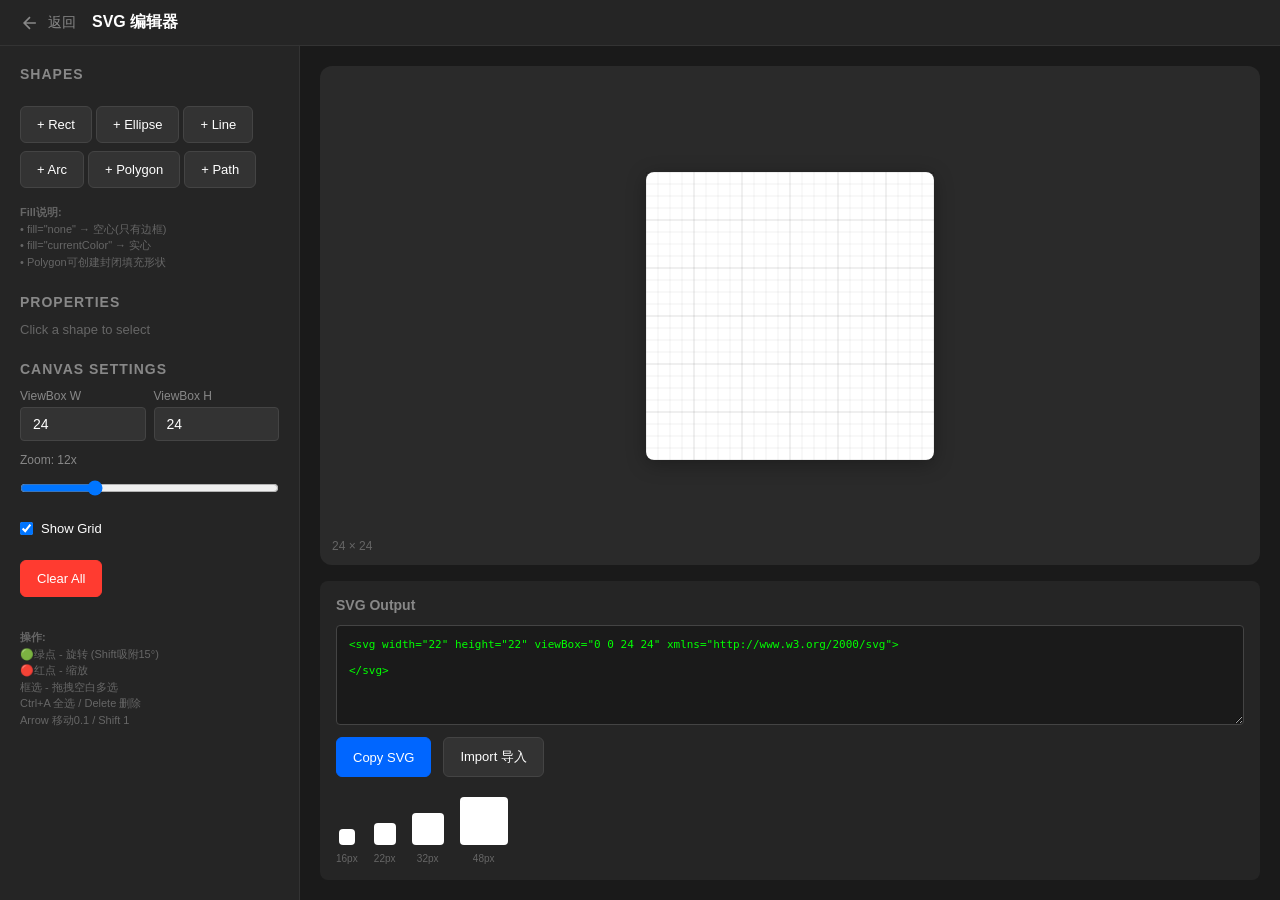
<file: tools/svg-editor/index.html>
<!DOCTYPE html>
<html lang="zh-CN">
<head>
  <meta charset="UTF-8">
  <meta name="viewport" content="width=device-width, initial-scale=1.0">
  <title>SVG Icon Editor</title>
  <style>
    * { margin: 0; padding: 0; box-sizing: border-box; }

    body {
      font-family: -apple-system, BlinkMacSystemFont, 'Segoe UI', Roboto, sans-serif;
      background: #1a1a1a;
      color: #fff;
      min-height: 100vh;
      display: flex;
      flex-direction: column;
    }

    .top-nav {
      display: flex;
      align-items: center;
      gap: 16px;
      padding: 12px 20px;
      background: #252525;
      border-bottom: 1px solid #333;
    }

    .back-link {
      display: flex;
      align-items: center;
      gap: 8px;
      color: #888;
      text-decoration: none;
      font-size: 14px;
      transition: color 0.2s;
    }

    .back-link:hover {
      color: #fff;
    }

    .nav-title {
      font-size: 16px;
      font-weight: 600;
    }

    .content-wrapper {
      flex: 1;
      display: flex;
      overflow: hidden;
    }

    .sidebar {
      width: 300px;
      background: #252525;
      padding: 20px;
      border-right: 1px solid #333;
      overflow-y: auto;
      max-height: 100vh;
    }

    .sidebar h2 {
      font-size: 14px;
      color: #888;
      margin-bottom: 12px;
      text-transform: uppercase;
      letter-spacing: 1px;
    }

    .tool-group {
      margin-bottom: 24px;
    }

    .btn {
      display: inline-block;
      padding: 10px 16px;
      margin: 0 4px 8px 0;
      background: #333;
      border: 1px solid #444;
      color: #fff;
      border-radius: 6px;
      cursor: pointer;
      font-size: 13px;
      transition: all 0.2s;
    }

    .btn:hover { background: #444; }
    .btn.primary { background: #0066ff; border-color: #0066ff; }
    .btn.danger { background: #ff3b30; border-color: #ff3b30; }

    .input-group {
      margin-bottom: 12px;
    }

    .input-group label {
      display: block;
      font-size: 12px;
      color: #888;
      margin-bottom: 4px;
    }

    .input-group input, .input-group select, .input-group textarea {
      width: 100%;
      padding: 8px 12px;
      background: #333;
      border: 1px solid #444;
      color: #fff;
      border-radius: 4px;
      font-size: 14px;
    }

    .input-group textarea {
      font-family: monospace;
      resize: vertical;
    }

    .input-row {
      display: flex;
      gap: 8px;
    }

    .input-row .input-group {
      flex: 1;
    }

    .main {
      flex: 1;
      display: flex;
      flex-direction: column;
      padding: 20px;
    }

    .toolbar {
      display: flex;
      gap: 8px;
      margin-bottom: 16px;
      flex-wrap: wrap;
    }

    .canvas-container {
      flex: 1;
      display: flex;
      align-items: center;
      justify-content: center;
      background: #2a2a2a;
      border-radius: 12px;
      position: relative;
      overflow: hidden;
    }

    .canvas-wrapper {
      position: relative;
      background: #fff;
      border-radius: 8px;
      box-shadow: 0 4px 20px rgba(0,0,0,0.3);
      cursor: crosshair;
    }

    #svgCanvas {
      display: block;
    }

    #svgCanvas .shape {
      cursor: move;
      shape-rendering: geometricPrecision;
    }

    #svgCanvas .shape:hover {
      filter: brightness(1.1);
    }

    .grid-overlay {
      position: absolute;
      top: 0;
      left: 0;
      pointer-events: none;
    }

    .selection-overlay {
      position: absolute;
      top: 0;
      left: 0;
      pointer-events: none;
    }

    .handle {
      fill: #ff3b30;
      stroke: none;
      cursor: pointer;
      pointer-events: all;
    }

    .handle:hover {
      fill: #ff9f0a;
    }

    .handle-move { cursor: move; }
    .handle-nw { cursor: grab; }
    .handle-rotate { fill: #30d158; cursor: grab; }
    .handle-ne { cursor: ne-resize; }
    .handle-sw { cursor: sw-resize; }
    .handle-se { cursor: se-resize; }
    .handle-vertex { cursor: grab; }
    .handle-vertex:hover { fill: #ff9f0a; }
    .handle-hole { cursor: grab; }
    .handle-hole:hover { fill: #00e5ff; }
    .handle-active { fill: #0066ff; }

    .shape-list {
      max-height: 180px;
      overflow-y: auto;
      margin-bottom: 12px;
    }

    .shape-item {
      display: flex;
      align-items: center;
      padding: 8px 12px;
      background: #333;
      border-radius: 4px;
      margin-bottom: 4px;
      cursor: pointer;
      font-size: 13px;
    }

    .shape-item:hover { background: #3a3a3a; }
    .shape-item.selected { background: #0066ff; }

    .shape-item .shape-name {
      flex: 1;
    }

    .shape-item .shape-actions {
      display: flex;
      gap: 4px;
    }

    .shape-item .icon-btn {
      background: none;
      border: none;
      color: #888;
      cursor: pointer;
      padding: 2px 6px;
      font-size: 14px;
    }

    .shape-item .icon-btn:hover { color: #fff; }
    .shape-item.selected .icon-btn { color: rgba(255,255,255,0.7); }
    .shape-item.selected .icon-btn:hover { color: #fff; }

    .output-section {
      margin-top: 16px;
      background: #252525;
      border-radius: 8px;
      padding: 16px;
    }

    .output-section h3 {
      font-size: 14px;
      color: #888;
      margin-bottom: 12px;
    }

    #svgOutput {
      width: 100%;
      height: 100px;
      background: #1a1a1a;
      border: 1px solid #444;
      color: #0f0;
      font-family: 'Monaco', 'Consolas', monospace;
      font-size: 11px;
      padding: 12px;
      border-radius: 4px;
      resize: vertical;
    }

    .preview-row {
      display: flex;
      gap: 16px;
      align-items: flex-end;
      margin-top: 12px;
    }

    .preview-item {
      text-align: center;
    }

    .preview-item span {
      display: block;
      font-size: 10px;
      color: #666;
      margin-top: 4px;
    }

    .preview-svg {
      background: #fff;
      border-radius: 4px;
    }

    .zoom-info {
      position: absolute;
      bottom: 12px;
      left: 12px;
      font-size: 12px;
      color: #666;
    }

    .hole-mode-indicator {
      position: fixed;
      top: 60px;
      left: 50%;
      transform: translateX(-50%);
      background: #ff3b30;
      color: #fff;
      padding: 8px 16px;
      border-radius: 20px;
      font-size: 13px;
      z-index: 100;
      animation: pulse 1.5s infinite;
    }

    @keyframes pulse {
      0%, 100% { opacity: 1; }
      50% { opacity: 0.7; }
    }

    .canvas-wrapper.hole-mode {
      box-shadow: 0 0 0 3px #ff3b30, 0 4px 20px rgba(0,0,0,0.3);
    }

    .help-text {
      font-size: 11px;
      color: #666;
      margin-top: 8px;
      line-height: 1.5;
    }
  </style>
</head>
<body>
  <nav class="top-nav">
    <a href="../../index.html" class="back-link">
      <svg width="20" height="20" viewBox="0 0 24 24" fill="none" stroke="currentColor" stroke-width="2">
        <path d="M19 12H5M12 19l-7-7 7-7"/>
      </svg>
      <span>返回</span>
    </a>
    <h1 class="nav-title">SVG 编辑器</h1>
  </nav>

  <div class="content-wrapper">
  <div class="sidebar">
    <div class="tool-group">
      <h2>Shapes</h2>
      <div class="shape-list" id="shapeList"></div>
      <div style="display:flex;flex-wrap:wrap;">
        <button class="btn" onclick="addRect()">+ Rect</button>
        <button class="btn" onclick="addEllipse()">+ Ellipse</button>
        <button class="btn" onclick="addLine()">+ Line</button>
        <button class="btn" onclick="addArc()">+ Arc</button>
        <button class="btn" onclick="addPolygon()">+ Polygon</button>
        <button class="btn" onclick="addPath()">+ Path</button>
      </div>
      <div class="help-text" style="margin-top:8px;">
        <strong>Fill说明:</strong><br>
        • fill="none" → 空心(只有边框)<br>
        • fill="currentColor" → 实心<br>
        • Polygon可创建封闭填充形状
      </div>
    </div>

    <div class="tool-group" id="propertiesSection">
      <h2>Properties</h2>
      <div id="propertiesPanel">
        <p style="color:#666;font-size:13px;">Click a shape to select</p>
      </div>
    </div>

    <div class="tool-group">
      <h2>Canvas Settings</h2>
      <div class="input-row">
        <div class="input-group">
          <label>ViewBox W</label>
          <input type="number" id="canvasWidth" value="24" onchange="render()">
        </div>
        <div class="input-group">
          <label>ViewBox H</label>
          <input type="number" id="canvasHeight" value="24" onchange="render()">
        </div>
      </div>
      <div class="input-group">
        <label>Zoom: <span id="zoomLabel">12x</span></label>
        <input type="range" id="displayScale" min="8" max="24" value="12" oninput="updateZoomLabel();render()">
      </div>
      <label style="display:flex;align-items:center;gap:8px;font-size:13px;">
        <input type="checkbox" id="showGrid" checked onchange="render()"> Show Grid
      </label>
    </div>

    <div class="tool-group">
      <button class="btn danger" onclick="clearAll()">Clear All</button>
    </div>

    <div class="help-text">
      <strong>操作:</strong><br>
      🟢绿点 - 旋转 (Shift吸附15°)<br>
      🔴红点 - 缩放<br>
      框选 - 拖拽空白多选<br>
      Ctrl+A 全选 / Delete 删除<br>
      Arrow 移动0.1 / Shift 1
    </div>
  </div>

  <div class="main">
    <div class="canvas-container" id="canvasContainer">
      <div class="canvas-wrapper" id="canvasWrapper">
        <svg id="gridOverlay" class="grid-overlay"></svg>
        <svg id="svgCanvas" xmlns="http://www.w3.org/2000/svg"></svg>
        <svg id="selectionOverlay" class="selection-overlay"></svg>
      </div>
      <div class="zoom-info" id="zoomInfo">24 × 24</div>
    </div>

    <div class="output-section">
      <h3>SVG Output</h3>
      <textarea id="svgOutput" placeholder="粘贴SVG代码到这里，点击Import导入"></textarea>
      <div style="display:flex;gap:8px;margin-top:8px;">
        <button class="btn primary" onclick="copySVG()">Copy SVG</button>
        <button class="btn" onclick="importSVG()">Import 导入</button>
      </div>
      <div class="preview-row" id="previewRow"></div>
    </div>
  </div>
  </div>

  <script>
    let shapes = [];
    let selectedIds = []; // Support multi-selection
    let clipboard = null;
    let dragState = null;
    let idCounter = 1;
    let lastTouchedVertex = null; // Track last touched polygon vertex index
    let marqueeState = null; // For marquee selection
    let holeMode = false; // Drawing a new hole
    let currentHolePoints = []; // Points for hole being drawn
    let selectedHoleIndex = null; // Which hole is selected for vertex editing
    let lastTouchedHoleVertex = null; // Track last touched hole vertex

    const svgCanvas = document.getElementById('svgCanvas');
    const gridOverlay = document.getElementById('gridOverlay');
    const selectionOverlay = document.getElementById('selectionOverlay');
    const wrapper = document.getElementById('canvasWrapper');

    // Helper for selection
    function isSelected(id) {
      return selectedIds.includes(id);
    }

    function getSelectedShape() {
      return selectedIds.length === 1 ? shapes.find(s => s.id === selectedIds[0]) : null;
    }

    // Toast message
    function showMessage(msg) {
      let toast = document.getElementById('toast');
      if (!toast) {
        toast = document.createElement('div');
        toast.id = 'toast';
        toast.style.cssText = 'position:fixed;bottom:80px;left:50%;transform:translateX(-50%);background:#333;color:#fff;padding:8px 16px;border-radius:6px;font-size:13px;z-index:999;opacity:0;transition:opacity 0.3s;';
        document.body.appendChild(toast);
      }
      toast.textContent = msg;
      toast.style.opacity = '1';
      setTimeout(() => { toast.style.opacity = '0'; }, 2000);
    }

    function generateId() {
      return 'shape_' + (idCounter++);
    }

    function addRect() {
      shapes.push({
        id: generateId(),
        type: 'rect',
        x: 4, y: 4, width: 16, height: 16, rx: 0,
        fill: 'none', stroke: 'currentColor', strokeWidth: 2
      });
      selectedIds = [shapes[shapes.length - 1].id];
      render();
    }

    function addEllipse() {
      shapes.push({
        id: generateId(),
        type: 'ellipse',
        cx: 12, cy: 12, rx: 8, ry: 8,
        fill: 'none', stroke: 'currentColor', strokeWidth: 2
      });
      selectedIds = [shapes[shapes.length - 1].id];
      render();
    }

    function addLine() {
      shapes.push({
        id: generateId(),
        type: 'line',
        x1: 4, y1: 4, x2: 20, y2: 20,
        stroke: 'currentColor', strokeWidth: 2, strokeLinecap: 'round'
      });
      selectedIds = [shapes[shapes.length - 1].id];
      render();
    }

    function addPath() {
      shapes.push({
        id: generateId(),
        type: 'path',
        d: 'M 4 12 L 12 4 L 20 12 L 12 20 Z',
        fill: 'none', stroke: 'currentColor', strokeWidth: 2,
        strokeLinecap: 'round', strokeLinejoin: 'round'
      });
      selectedIds = [shapes[shapes.length - 1].id];
      render();
    }

    function addArc() {
      // Arc: M startX startY A rx ry rotation large-arc sweep endX endY
      shapes.push({
        id: generateId(),
        type: 'path',
        subtype: 'arc',
        // 半圆弧从左到右
        d: 'M 4 12 A 8 8 0 0 1 20 12',
        fill: 'none', stroke: 'currentColor', strokeWidth: 2,
        strokeLinecap: 'round'
      });
      selectedIds = [shapes[shapes.length - 1].id];
      render();
    }

    function addPolygon() {
      // 封闭多边形 - 三角形示例
      shapes.push({
        id: generateId(),
        type: 'polygon',
        points: '12,4 20,20 4,20',
        fill: 'none', stroke: 'currentColor', strokeWidth: 2,
        strokeLinejoin: 'round'
      });
      selectedIds = [shapes[shapes.length - 1].id];
      lastTouchedVertex = null;
      render();
    }

    function addPolygonVertex() {
      const shape = getSelectedShape();
      if (!shape || shape.type !== 'polygon') return;

      const pts = shape.points.split(/[\s,]+/).map(Number);
      const vertexCount = pts.length / 2;

      // Determine insert position based on last touched vertex
      let insertAfter = lastTouchedVertex;
      if (insertAfter === null || insertAfter >= vertexCount) {
        insertAfter = vertexCount - 1; // Default: after last vertex
      }

      // Calculate next vertex index (wrap around for closed polygon)
      const nextVertex = (insertAfter + 1) % vertexCount;

      // Get coordinates of current and next vertex
      const x1 = pts[insertAfter * 2], y1 = pts[insertAfter * 2 + 1];
      const x2 = pts[nextVertex * 2], y2 = pts[nextVertex * 2 + 1];

      // New vertex at midpoint
      const nx = snap((x1 + x2) / 2);
      const ny = snap((y1 + y2) / 2);

      // Build new points array with inserted vertex
      const newPts = [];
      for (let i = 0; i < vertexCount; i++) {
        newPts.push(pts[i * 2] + ',' + pts[i * 2 + 1]);
        if (i === insertAfter) {
          newPts.push(nx + ',' + ny);
        }
      }

      shape.points = newPts.join(' ');

      // Update cornerRadii array if it exists
      if (shape.cornerRadii) {
        shape.cornerRadii.splice(insertAfter + 1, 0, 0); // Insert 0 radius for new vertex
      }

      // Update last touched to the new vertex
      lastTouchedVertex = insertAfter + 1;
      render();
    }

    function setVertexRadius(radius) {
      const shape = getSelectedShape();
      if (!shape || shape.type !== 'polygon' || lastTouchedVertex === null) return;

      const pts = shape.points.split(/[\s,]+/).map(Number);
      const vertexCount = pts.length / 2;

      // Initialize cornerRadii if needed
      if (!shape.cornerRadii) {
        shape.cornerRadii = new Array(vertexCount).fill(0);
      }

      // Ensure array is correct length
      while (shape.cornerRadii.length < vertexCount) {
        shape.cornerRadii.push(0);
      }

      shape.cornerRadii[lastTouchedVertex] = Math.max(0, radius);
      render();
    }

    function removePolygonVertex() {
      const shape = getSelectedShape();
      if (!shape || shape.type !== 'polygon') return;

      const pts = shape.points.split(/[\s,]+/).map(Number);
      const vertexCount = pts.length / 2;

      if (vertexCount <= 3) {
        showMessage('多边形至少需要3个顶点');
        return;
      }

      // Determine which vertex to delete
      let deleteIndex = lastTouchedVertex;
      if (deleteIndex === null || deleteIndex >= vertexCount) {
        deleteIndex = vertexCount - 1; // Default: last vertex
      }

      // Build new points array without the deleted vertex
      const newPts = [];
      for (let i = 0; i < vertexCount; i++) {
        if (i !== deleteIndex) {
          newPts.push(pts[i * 2] + ',' + pts[i * 2 + 1]);
        }
      }

      shape.points = newPts.join(' ');

      // Update cornerRadii array if it exists
      if (shape.cornerRadii) {
        shape.cornerRadii.splice(deleteIndex, 1);
      }

      // Adjust lastTouchedVertex
      if (lastTouchedVertex !== null) {
        if (lastTouchedVertex >= newPts.length) {
          lastTouchedVertex = newPts.length - 1;
        } else if (lastTouchedVertex === deleteIndex) {
          lastTouchedVertex = null;
        }
      }

      render();
    }

    // Hole management functions
    function startHoleMode() {
      const shape = getSelectedShape();
      if (!shape) {
        showMessage('请先选中一个形状');
        return;
      }

      // Only filled shapes can have holes
      const supportedTypes = ['polygon', 'rect', 'ellipse', 'path'];
      if (!supportedTypes.includes(shape.type)) {
        showMessage('线条不支持挖洞，请选择填充形状');
        return;
      }

      // Warn if shape has no fill
      if (!shape.fill || shape.fill === 'none') {
        showMessage('提示：空心形状的洞不可见，建议先设置fill');
      }

      holeMode = true;
      currentHolePoints = [];
      selectedHoleIndex = null;
      render();
    }

    function cancelHoleMode() {
      holeMode = false;
      currentHolePoints = [];
      render();
    }

    function finishHole() {
      const shape = getSelectedShape();
      const supportedTypes = ['polygon', 'rect', 'ellipse', 'path'];
      if (!shape || !supportedTypes.includes(shape.type)) {
        showMessage('请先选中支持挖洞的形状');
        return;
      }

      if (currentHolePoints.length < 3) {
        showMessage('洞至少需要3个顶点');
        return;
      }

      // Initialize holes array if needed
      if (!shape.holes) shape.holes = [];

      // Add the new hole
      shape.holes.push([...currentHolePoints]);

      holeMode = false;
      currentHolePoints = [];
      selectedHoleIndex = shape.holes.length - 1;
      showMessage('洞已添加');
      render();
    }

    function deleteHole(holeIndex) {
      const shape = getSelectedShape();
      if (!shape || !shape.holes || holeIndex >= shape.holes.length) return;

      shape.holes.splice(holeIndex, 1);
      if (shape.holes.length === 0) delete shape.holes;
      selectedHoleIndex = null;
      lastTouchedHoleVertex = null;
      render();
    }

    function selectHole(holeIndex) {
      selectedHoleIndex = holeIndex;
      lastTouchedHoleVertex = null;
      render();
    }

    function addHoleVertex() {
      const shape = getSelectedShape();
      if (!shape || !shape.holes || selectedHoleIndex === null) return;

      const hole = shape.holes[selectedHoleIndex];
      if (!hole) return;

      let insertAfter = lastTouchedHoleVertex;
      if (insertAfter === null || insertAfter >= hole.length) {
        insertAfter = hole.length - 1;
      }

      const nextVertex = (insertAfter + 1) % hole.length;
      const x1 = hole[insertAfter][0], y1 = hole[insertAfter][1];
      const x2 = hole[nextVertex][0], y2 = hole[nextVertex][1];

      const nx = snap((x1 + x2) / 2);
      const ny = snap((y1 + y2) / 2);

      hole.splice(insertAfter + 1, 0, [nx, ny]);
      lastTouchedHoleVertex = insertAfter + 1;
      render();
    }

    function removeHoleVertex() {
      const shape = getSelectedShape();
      if (!shape || !shape.holes || selectedHoleIndex === null) return;

      const hole = shape.holes[selectedHoleIndex];
      if (!hole || hole.length <= 3) {
        showMessage('洞至少需要3个顶点');
        return;
      }

      let deleteIndex = lastTouchedHoleVertex;
      if (deleteIndex === null || deleteIndex >= hole.length) {
        deleteIndex = hole.length - 1;
      }

      hole.splice(deleteIndex, 1);

      if (lastTouchedHoleVertex !== null && lastTouchedHoleVertex >= hole.length) {
        lastTouchedHoleVertex = hole.length - 1;
      }
      render();
    }

    function selectShape(id, e, addToSelection = false) {
      if (e) e.stopPropagation();

      if (addToSelection && e && e.ctrlKey) {
        // Ctrl+click to toggle in multi-selection
        if (isSelected(id)) {
          selectedIds = selectedIds.filter(sid => sid !== id);
        } else {
          selectedIds.push(id);
        }
        // Reset hole state on multi-select
        selectedHoleIndex = null;
        lastTouchedHoleVertex = null;
        if (holeMode) {
          holeMode = false;
          currentHolePoints = [];
        }
      } else {
        if (!isSelected(id)) {
          lastTouchedVertex = null; // Reset when switching shapes
          selectedHoleIndex = null;
          lastTouchedHoleVertex = null;
          if (holeMode) {
            holeMode = false;
            currentHolePoints = [];
          }
        }
        selectedIds = [id];
      }
      render();
    }

    function deleteShape(id, e) {
      if (e) e.stopPropagation();
      shapes = shapes.filter(s => s.id !== id);
      selectedIds = selectedIds.filter(sid => sid !== id);
      render();
    }

    function duplicateShape(id, e) {
      if (e) e.stopPropagation();
      const shape = shapes.find(s => s.id === id);
      if (shape) {
        const newShape = JSON.parse(JSON.stringify(shape));
        newShape.id = generateId();
        // Offset the duplicate
        if (newShape.x !== undefined) newShape.x += 2;
        if (newShape.y !== undefined) newShape.y += 2;
        if (newShape.cx !== undefined) newShape.cx += 2;
        if (newShape.cy !== undefined) newShape.cy += 2;
        if (newShape.x1 !== undefined) { newShape.x1 += 2; newShape.x2 += 2; }
        if (newShape.y1 !== undefined) { newShape.y1 += 2; newShape.y2 += 2; }
        // Offset polygon points and holes
        if (newShape.type === 'polygon' && newShape.points) {
          const pts = newShape.points.split(/[\s,]+/).map(Number);
          const newPts = [];
          for (let i = 0; i < pts.length; i += 2) {
            newPts.push((pts[i] + 2) + ',' + (pts[i + 1] + 2));
          }
          newShape.points = newPts.join(' ');
          if (newShape.holes) {
            newShape.holes = newShape.holes.map(hole =>
              hole.map(pt => [pt[0] + 2, pt[1] + 2])
            );
          }
        }
        // Offset path
        if (newShape.type === 'path' && newShape.d) {
          newShape.d = shiftPathCoords(newShape.d, 2, 2);
        }
        shapes.push(newShape);
        selectedIds = [newShape.id];
        render();
      }
    }

    function moveShapeUp(id, e) {
      if (e) e.stopPropagation();
      const idx = shapes.findIndex(s => s.id === id);
      if (idx < shapes.length - 1) {
        [shapes[idx], shapes[idx + 1]] = [shapes[idx + 1], shapes[idx]];
        render();
      }
    }

    function moveShapeDown(id, e) {
      if (e) e.stopPropagation();
      const idx = shapes.findIndex(s => s.id === id);
      if (idx > 0) {
        [shapes[idx], shapes[idx - 1]] = [shapes[idx - 1], shapes[idx]];
        render();
      }
    }

    function clearAll() {
      if (confirm('Clear all shapes?')) {
        shapes = [];
        selectedIds = [];
        lastTouchedVertex = null;
        render();
      }
    }

    function getScale() {
      return parseInt(document.getElementById('displayScale').value);
    }

    function updateZoomLabel() {
      document.getElementById('zoomLabel').textContent = getScale() + 'x';
    }

    function render() {
      const w = parseInt(document.getElementById('canvasWidth').value) || 24;
      const h = parseInt(document.getElementById('canvasHeight').value) || 24;
      const scale = getScale();
      const showGrid = document.getElementById('showGrid').checked;

      const displayW = w * scale;
      const displayH = h * scale;

      // Update canvas sizes
      [svgCanvas, gridOverlay, selectionOverlay].forEach(svg => {
        svg.setAttribute('width', displayW);
        svg.setAttribute('height', displayH);
        svg.setAttribute('viewBox', `0 0 ${w} ${h}`);
      });

      wrapper.style.width = displayW + 'px';
      wrapper.style.height = displayH + 'px';

      document.getElementById('zoomInfo').textContent = `${w} × ${h}`;

      // Hole mode visual feedback
      if (holeMode) {
        wrapper.classList.add('hole-mode');
        let indicator = document.getElementById('holeModeIndicator');
        if (!indicator) {
          indicator = document.createElement('div');
          indicator.id = 'holeModeIndicator';
          indicator.className = 'hole-mode-indicator';
          document.body.appendChild(indicator);
        }
        indicator.innerHTML = `🕳️ 挖洞模式 - 点击画布添加顶点 (${currentHolePoints.length}点) | Enter完成 | Esc取消`;
        indicator.style.display = 'block';
      } else {
        wrapper.classList.remove('hole-mode');
        const indicator = document.getElementById('holeModeIndicator');
        if (indicator) indicator.style.display = 'none';
      }

      // Render grid
      if (showGrid) {
        gridOverlay.style.display = 'block';
        let gridContent = '';
        for (let x = 0; x <= w; x++) {
          const opacity = x % 4 === 0 ? 0.2 : 0.08;
          gridContent += `<line x1="${x}" y1="0" x2="${x}" y2="${h}" stroke="#000" stroke-width="0.05" opacity="${opacity}"/>`;
        }
        for (let y = 0; y <= h; y++) {
          const opacity = y % 4 === 0 ? 0.2 : 0.08;
          gridContent += `<line x1="0" y1="${y}" x2="${w}" y2="${y}" stroke="#000" stroke-width="0.05" opacity="${opacity}"/>`;
        }
        gridOverlay.innerHTML = gridContent;
      } else {
        gridOverlay.style.display = 'none';
      }

      // Render shapes
      svgCanvas.innerHTML = shapes.map(shape => renderShapeElement(shape)).join('');

      // Render selection handles
      renderSelectionHandles();

      // Render shape list
      renderShapeList();

      // Render properties
      renderProperties();

      // Update output
      updateOutput();

      // Update previews
      updatePreviews();

      // Bind shape events
      bindShapeEvents();
    }

    function renderShapeElement(shape) {
      const shapeIsSelected = isSelected(shape.id);
      let attrs = `class="shape" data-id="${shape.id}"`;

      const addAttr = (name, value, allowNone = false) => {
        if (value !== undefined && value !== '') {
          if (value === 'none' && !allowNone) return;
          // Replace currentColor with #333 for display
          if (value === 'currentColor') value = '#333333';
          attrs += ` ${name}="${value}"`;
        }
      };

      // fill="none" must be explicit, otherwise SVG defaults to black
      const fillVal = shape.fill || 'none';
      attrs += ` fill="${fillVal === 'currentColor' ? '#333333' : fillVal}"`;
      addAttr('stroke', shape.stroke);
      addAttr('stroke-width', shape.strokeWidth);
      addAttr('stroke-linecap', shape.strokeLinecap);
      addAttr('stroke-linejoin', shape.strokeLinejoin);
      addAttr('opacity', shape.opacity);
      addAttr('transform', shape.transform);

      // If shape has holes, render as path with fill-rule="evenodd"
      if (shape.holes && shape.holes.length > 0 && shape.type !== 'line') {
        const outerPath = shapeToPath(shape);
        const holePaths = shape.holes.map(hole => holeToPath(hole)).join(' ');
        return `<path ${attrs} d="${outerPath} ${holePaths}" fill-rule="evenodd"/>`;
      }

      switch (shape.type) {
        case 'rect':
          return `<rect ${attrs} x="${shape.x}" y="${shape.y}" width="${shape.width}" height="${shape.height}" rx="${shape.rx || 0}"/>`;
        case 'ellipse':
          return `<ellipse ${attrs} cx="${shape.cx}" cy="${shape.cy}" rx="${shape.rx}" ry="${shape.ry}"/>`;
        case 'line':
          return `<line ${attrs} x1="${shape.x1}" y1="${shape.y1}" x2="${shape.x2}" y2="${shape.y2}"/>`;
        case 'path':
          return `<path ${attrs} d="${shape.d}"/>`;
        case 'polygon':
          // If has corner radii, render as path
          if (shape.cornerRadii && shape.cornerRadii.some(r => r > 0)) {
            const pathD = polygonPointsToPath(shape.points, shape.cornerRadii);
            return `<path ${attrs} d="${pathD}"/>`;
          }
          return `<polygon ${attrs} points="${shape.points}"/>`;
        default:
          return '';
      }
    }

    // Convert polygon points string to path d string (with optional corner radii)
    function polygonPointsToPath(pointsStr, cornerRadii = null) {
      const pts = pointsStr.split(/[\s,]+/).map(Number);
      if (pts.length < 6) return ''; // Need at least 3 points

      const vertices = [];
      for (let i = 0; i < pts.length; i += 2) {
        vertices.push({ x: pts[i], y: pts[i + 1] });
      }

      // If no corner radii or all zero, use simple path
      if (!cornerRadii || cornerRadii.every(r => !r || r === 0)) {
        let d = `M ${vertices[0].x} ${vertices[0].y}`;
        for (let i = 1; i < vertices.length; i++) {
          d += ` L ${vertices[i].x} ${vertices[i].y}`;
        }
        d += ' Z';
        return d;
      }

      // Build path with rounded corners
      return buildRoundedPolygonPath(vertices, cornerRadii);
    }

    // Build a path with rounded corners for polygon vertices
    function buildRoundedPolygonPath(vertices, cornerRadii) {
      const n = vertices.length;
      let d = '';

      for (let i = 0; i < n; i++) {
        const prev = vertices[(i - 1 + n) % n];
        const curr = vertices[i];
        const next = vertices[(i + 1) % n];
        const r = cornerRadii[i] || 0;

        if (r === 0) {
          // Sharp corner
          if (i === 0) {
            d = `M ${curr.x} ${curr.y}`;
          } else {
            d += ` L ${curr.x} ${curr.y}`;
          }
        } else {
          // Rounded corner - calculate points offset from corner
          const toPrev = normalize({ x: prev.x - curr.x, y: prev.y - curr.y });
          const toNext = normalize({ x: next.x - curr.x, y: next.y - curr.y });

          // Limit radius to half the shorter edge
          const distPrev = distance(curr, prev);
          const distNext = distance(curr, next);
          const maxR = Math.min(distPrev, distNext) / 2;
          const actualR = Math.min(r, maxR);

          // Points where the arc starts and ends
          const arcStart = { x: curr.x + toPrev.x * actualR, y: curr.y + toPrev.y * actualR };
          const arcEnd = { x: curr.x + toNext.x * actualR, y: curr.y + toNext.y * actualR };

          if (i === 0) {
            d = `M ${arcStart.x} ${arcStart.y}`;
          } else {
            d += ` L ${arcStart.x} ${arcStart.y}`;
          }

          // Use quadratic bezier with control point at corner
          d += ` Q ${curr.x} ${curr.y} ${arcEnd.x} ${arcEnd.y}`;
        }
      }

      // Close path - handle first vertex if it has radius
      const firstR = cornerRadii[0] || 0;
      if (firstR > 0) {
        const last = vertices[n - 1];
        const first = vertices[0];
        const second = vertices[1];
        const toPrev = normalize({ x: last.x - first.x, y: last.y - first.y });
        const distPrev = distance(first, last);
        const distNext = distance(first, second);
        const maxR = Math.min(distPrev, distNext) / 2;
        const actualR = Math.min(firstR, maxR);
        const arcStart = { x: first.x + toPrev.x * actualR, y: first.y + toPrev.y * actualR };
        d += ` L ${arcStart.x} ${arcStart.y}`;
      }

      d += ' Z';
      return d;
    }

    function normalize(v) {
      const len = Math.sqrt(v.x * v.x + v.y * v.y);
      if (len === 0) return { x: 0, y: 0 };
      return { x: v.x / len, y: v.y / len };
    }

    function distance(a, b) {
      return Math.sqrt((b.x - a.x) ** 2 + (b.y - a.y) ** 2);
    }

    // Convert hole array [[x,y], ...] to path d string
    function holeToPath(hole) {
      if (hole.length < 3) return '';
      let d = `M ${hole[0][0]} ${hole[0][1]}`;
      for (let i = 1; i < hole.length; i++) {
        d += ` L ${hole[i][0]} ${hole[i][1]}`;
      }
      d += ' Z';
      return d;
    }

    // Convert rect to path d string
    function rectToPath(shape) {
      const { x, y, width, height, rx = 0 } = shape;
      if (rx > 0) {
        // Rounded rect
        const r = Math.min(rx, width / 2, height / 2);
        return `M ${x + r} ${y} L ${x + width - r} ${y} A ${r} ${r} 0 0 1 ${x + width} ${y + r} L ${x + width} ${y + height - r} A ${r} ${r} 0 0 1 ${x + width - r} ${y + height} L ${x + r} ${y + height} A ${r} ${r} 0 0 1 ${x} ${y + height - r} L ${x} ${y + r} A ${r} ${r} 0 0 1 ${x + r} ${y} Z`;
      }
      return `M ${x} ${y} L ${x + width} ${y} L ${x + width} ${y + height} L ${x} ${y + height} Z`;
    }

    // Convert ellipse to path d string (using bezier approximation)
    function ellipseToPath(shape) {
      const { cx, cy, rx, ry } = shape;
      // Approximate ellipse with 4 cubic bezier curves
      const k = 0.5522847498; // magic number for bezier circle approximation
      const kx = rx * k, ky = ry * k;
      return `M ${cx - rx} ${cy} C ${cx - rx} ${cy - ky} ${cx - kx} ${cy - ry} ${cx} ${cy - ry} C ${cx + kx} ${cy - ry} ${cx + rx} ${cy - ky} ${cx + rx} ${cy} C ${cx + rx} ${cy + ky} ${cx + kx} ${cy + ry} ${cx} ${cy + ry} C ${cx - kx} ${cy + ry} ${cx - rx} ${cy + ky} ${cx - rx} ${cy} Z`;
    }

    // Get outer path for any shape type
    function shapeToPath(shape) {
      switch (shape.type) {
        case 'rect': return rectToPath(shape);
        case 'ellipse': return ellipseToPath(shape);
        case 'polygon': return polygonPointsToPath(shape.points, shape.cornerRadii);
        case 'path': return shape.d;
        default: return '';
      }
    }

    function renderSelectionHandles() {
      if (selectedIds.length === 0) {
        selectionOverlay.innerHTML = '';
        return;
      }

      let handles = '';
      const hs = 0.15; // handle size in viewBox units (small red dot)

      // Draw selection for each selected shape
      selectedIds.forEach(id => {
        const shape = shapes.find(s => s.id === id);
        if (!shape) return;

        const bounds = getShapeBounds(shape);
        if (bounds) {
          const { x, y, w, h } = bounds;
          const rotation = parseRotation(shape.transform);

          if (rotation) {
            // Rotated selection box
            const nw = rotatePoint(x, y, rotation.cx, rotation.cy, rotation.angle);
            const ne = rotatePoint(x + w, y, rotation.cx, rotation.cy, rotation.angle);
            const sw = rotatePoint(x, y + h, rotation.cx, rotation.cy, rotation.angle);
            const se = rotatePoint(x + w, y + h, rotation.cx, rotation.cy, rotation.angle);
            handles += `<polygon points="${nw.x},${nw.y} ${ne.x},${ne.y} ${se.x},${se.y} ${sw.x},${sw.y}"
              fill="none" stroke="#0066ff" stroke-width="0.1" stroke-dasharray="0.3"/>`;
          } else {
            // Normal selection rectangle
            handles += `<rect x="${x}" y="${y}" width="${w}" height="${h}"
              fill="none" stroke="#0066ff" stroke-width="0.1" stroke-dasharray="0.3"/>`;
          }
        }
      });

      // Only show resize handles for single selection
      if (selectedIds.length === 1) {
        const shape = shapes.find(s => s.id === selectedIds[0]);
        if (shape) {
          const bounds = getShapeBounds(shape);
          if (bounds) {
            const { x, y, w, h } = bounds;
            const rotation = parseRotation(shape.transform);

            // Helper to get rotated position
            const getPos = (px, py) => {
              if (rotation) {
                const rotated = rotatePoint(px, py, rotation.cx, rotation.cy, rotation.angle);
                return { x: rotated.x, y: rotated.y };
              }
              return { x: px, y: py };
            };

            const nw = getPos(x, y);
            const ne = getPos(x + w, y);
            const sw = getPos(x, y + h);
            const se = getPos(x + w, y + h);

            // Corner handles (small circles) - NW is rotate handle (green)
            handles += `<circle class="handle handle-rotate" data-handle="rotate" cx="${nw.x}" cy="${nw.y}" r="${hs * 1.2}" title="Rotate"/>`;
            handles += `<circle class="handle handle-ne" data-handle="ne" cx="${ne.x}" cy="${ne.y}" r="${hs}"/>`;
            handles += `<circle class="handle handle-sw" data-handle="sw" cx="${sw.x}" cy="${sw.y}" r="${hs}"/>`;
            handles += `<circle class="handle handle-se" data-handle="se" cx="${se.x}" cy="${se.y}" r="${hs}"/>`;
          }

          // Line endpoints
          if (shape.type === 'line') {
            handles += `<circle class="handle" data-handle="p1" cx="${shape.x1}" cy="${shape.y1}" r="${hs}"/>`;
            handles += `<circle class="handle" data-handle="p2" cx="${shape.x2}" cy="${shape.y2}" r="${hs}"/>`;
          }

          // Polygon vertex handles (apply rotation if exists)
          if (shape.type === 'polygon' && shape.points) {
            const pts = shape.points.split(/[\s,]+/).map(Number);
            const polyRotation = parseRotation(shape.transform);
            for (let i = 0; i < pts.length; i += 2) {
              let vx = pts[i];
              let vy = pts[i + 1];
              // Apply rotation to vertex position for display
              if (polyRotation) {
                const rotated = rotatePoint(vx, vy, polyRotation.cx, polyRotation.cy, polyRotation.angle);
                vx = rotated.x;
                vy = rotated.y;
              }
              const vertexIndex = i / 2;
              const isActive = vertexIndex === lastTouchedVertex && selectedHoleIndex === null;
              handles += `<circle class="handle handle-vertex${isActive ? ' handle-active' : ''}" data-handle="vertex" data-vertex="${vertexIndex}" cx="${vx}" cy="${vy}" r="${hs}"/>`;
            }

            // Hole vertex handles for polygon (also apply rotation)
            if (shape.holes) {
              shape.holes.forEach((hole, holeIdx) => {
                const isHoleSelected = holeIdx === selectedHoleIndex;
                hole.forEach((pt, vi) => {
                  let hx = pt[0], hy = pt[1];
                  if (polyRotation) {
                    const rotated = rotatePoint(hx, hy, polyRotation.cx, polyRotation.cy, polyRotation.angle);
                    hx = rotated.x;
                    hy = rotated.y;
                  }
                  const isActive = isHoleSelected && vi === lastTouchedHoleVertex;
                  handles += `<circle class="handle handle-hole${isActive ? ' handle-active' : ''}" data-handle="hole-vertex" data-hole="${holeIdx}" data-vertex="${vi}" cx="${hx}" cy="${hy}" r="${hs}" style="fill:${isHoleSelected ? '#00bcd4' : '#888'}"/>`;
                });
              });
            }
          }

          // Hole vertex handles for other shape types (rect, ellipse, path)
          if (shape.type !== 'polygon' && shape.holes && shape.holes.length > 0) {
            const shapeRotation = parseRotation(shape.transform);
            shape.holes.forEach((hole, holeIdx) => {
              const isHoleSelected = holeIdx === selectedHoleIndex;
              hole.forEach((pt, vi) => {
                let hx = pt[0], hy = pt[1];
                if (shapeRotation) {
                  const rotated = rotatePoint(hx, hy, shapeRotation.cx, shapeRotation.cy, shapeRotation.angle);
                  hx = rotated.x;
                  hy = rotated.y;
                }
                const isActive = isHoleSelected && vi === lastTouchedHoleVertex;
                handles += `<circle class="handle handle-hole${isActive ? ' handle-active' : ''}" data-handle="hole-vertex" data-hole="${holeIdx}" data-vertex="${vi}" cx="${hx}" cy="${hy}" r="${hs}" style="fill:${isHoleSelected ? '#00bcd4' : '#888'}"/>`;
              });
            });
          }
        }
      }

      // Marquee selection rectangle
      if (marqueeState) {
        const mx = Math.min(marqueeState.startX, marqueeState.currentX);
        const my = Math.min(marqueeState.startY, marqueeState.currentY);
        const mw = Math.abs(marqueeState.currentX - marqueeState.startX);
        const mh = Math.abs(marqueeState.currentY - marqueeState.startY);
        handles += `<rect x="${mx}" y="${my}" width="${mw}" height="${mh}"
          fill="rgba(0,102,255,0.1)" stroke="#0066ff" stroke-width="0.1"/>`;
      }

      // Current hole being drawn preview
      if (holeMode && currentHolePoints.length > 0) {
        // Draw polygon preview
        const holePreview = currentHolePoints.map(p => `${p[0]},${p[1]}`).join(' ');
        handles += `<polygon points="${holePreview}" fill="rgba(255,0,0,0.2)" stroke="#ff3b30" stroke-width="0.1" stroke-dasharray="0.2"/>`;
        // Draw vertices
        currentHolePoints.forEach((pt, i) => {
          handles += `<circle cx="${pt[0]}" cy="${pt[1]}" r="${hs}" fill="#ff3b30"/>`;
        });
      }

      selectionOverlay.innerHTML = handles;
      bindHandleEvents();
    }

    function getShapeBounds(shape) {
      switch (shape.type) {
        case 'rect':
          return { x: shape.x, y: shape.y, w: shape.width, h: shape.height };
        case 'ellipse':
          return { x: shape.cx - shape.rx, y: shape.cy - shape.ry, w: shape.rx * 2, h: shape.ry * 2 };
        case 'line':
          const minX = Math.min(shape.x1, shape.x2);
          const minY = Math.min(shape.y1, shape.y2);
          const maxX = Math.max(shape.x1, shape.x2);
          const maxY = Math.max(shape.y1, shape.y2);
          return { x: minX, y: minY, w: maxX - minX || 0.5, h: maxY - minY || 0.5 };
        case 'path':
          // Parse path d attribute to estimate bounds
          return getPathBounds(shape.d);
        case 'polygon':
          // Parse points and get bounds
          const pts = shape.points.split(/[\s,]+/).map(Number);
          let minPx = Infinity, minPy = Infinity, maxPx = -Infinity, maxPy = -Infinity;
          for (let i = 0; i < pts.length; i += 2) {
            minPx = Math.min(minPx, pts[i]);
            maxPx = Math.max(maxPx, pts[i]);
            minPy = Math.min(minPy, pts[i + 1]);
            maxPy = Math.max(maxPy, pts[i + 1]);
          }
          return { x: minPx, y: minPy, w: maxPx - minPx, h: maxPy - minPy };
        default:
          return null;
      }
    }

    function renderShapeList() {
      const listEl = document.getElementById('shapeList');
      listEl.innerHTML = shapes.map((s, i) => {
        let typeName = s.type;
        if (s.subtype === 'arc') typeName = 'arc';
        return `
        <div class="shape-item ${isSelected(s.id) ? 'selected' : ''}" onclick="selectShape('${s.id}', event, true)">
          <span class="shape-name">${typeName} #${i + 1}</span>
          <div class="shape-actions">
            <button class="icon-btn" onclick="moveShapeUp('${s.id}', event)" title="Move Up">↑</button>
            <button class="icon-btn" onclick="moveShapeDown('${s.id}', event)" title="Move Down">↓</button>
            <button class="icon-btn" onclick="duplicateShape('${s.id}', event)" title="Duplicate">⧉</button>
            <button class="icon-btn" onclick="deleteShape('${s.id}', event)" title="Delete">×</button>
          </div>
        </div>
      `}).join('');
    }

    function renderProperties() {
      const panel = document.getElementById('propertiesPanel');

      if (selectedIds.length === 0) {
        panel.innerHTML = '<p style="color:#666;font-size:13px;">Click a shape to select</p>';
        return;
      }

      if (selectedIds.length > 1) {
        panel.innerHTML = `<p style="color:#666;font-size:13px;">已选中 ${selectedIds.length} 个图形<br>拖拽可同时移动</p>`;
        return;
      }

      const shape = shapes.find(s => s.id === selectedIds[0]);
      if (!shape) {
        panel.innerHTML = '<p style="color:#666;font-size:13px;">Click a shape to select</p>';
        return;
      }

      let html = '';

      // Type-specific properties first
      switch (shape.type) {
        case 'rect':
          html += `
            <div class="input-row">
              <div class="input-group">
                <label>X</label>
                <input type="number" step="0.5" value="${shape.x}" onchange="updateProp('x', parseFloat(this.value))">
              </div>
              <div class="input-group">
                <label>Y</label>
                <input type="number" step="0.5" value="${shape.y}" onchange="updateProp('y', parseFloat(this.value))">
              </div>
            </div>
            <div class="input-row">
              <div class="input-group">
                <label>Width</label>
                <input type="number" step="0.5" value="${shape.width}" onchange="updateProp('width', parseFloat(this.value))">
              </div>
              <div class="input-group">
                <label>Height</label>
                <input type="number" step="0.5" value="${shape.height}" onchange="updateProp('height', parseFloat(this.value))">
              </div>
            </div>
            <div class="input-group">
              <label>Corner Radius 圆角</label>
              <div style="display:flex;gap:4px;margin-bottom:4px;">
                <button class="btn" style="padding:4px 8px;font-size:11px;${(shape.rx || 0) === 0 ? 'background:#0066ff;' : ''}" onclick="updateProp('rx',0)">0</button>
                <button class="btn" style="padding:4px 8px;font-size:11px;${shape.rx === 2 ? 'background:#0066ff;' : ''}" onclick="updateProp('rx',2)">2</button>
                <button class="btn" style="padding:4px 8px;font-size:11px;${shape.rx === 4 ? 'background:#0066ff;' : ''}" onclick="updateProp('rx',4)">4</button>
                <button class="btn" style="padding:4px 8px;font-size:11px;${shape.rx === 8 ? 'background:#0066ff;' : ''}" onclick="updateProp('rx',8)">8</button>
              </div>
              <input type="number" step="0.5" value="${shape.rx || 0}" onchange="updateProp('rx', parseFloat(this.value))">
            </div>
          `;
          break;
        case 'ellipse':
          html += `
            <div class="input-row">
              <div class="input-group">
                <label>Center X</label>
                <input type="number" step="0.5" value="${shape.cx}" onchange="updateProp('cx', parseFloat(this.value))">
              </div>
              <div class="input-group">
                <label>Center Y</label>
                <input type="number" step="0.5" value="${shape.cy}" onchange="updateProp('cy', parseFloat(this.value))">
              </div>
            </div>
            <div class="input-row">
              <div class="input-group">
                <label>Radius X</label>
                <input type="number" step="0.5" value="${shape.rx}" onchange="updateProp('rx', parseFloat(this.value))">
              </div>
              <div class="input-group">
                <label>Radius Y</label>
                <input type="number" step="0.5" value="${shape.ry}" onchange="updateProp('ry', parseFloat(this.value))">
              </div>
            </div>
          `;
          break;
        case 'line':
          html += `
            <div class="input-row">
              <div class="input-group">
                <label>X1</label>
                <input type="number" step="0.5" value="${shape.x1}" onchange="updateProp('x1', parseFloat(this.value))">
              </div>
              <div class="input-group">
                <label>Y1</label>
                <input type="number" step="0.5" value="${shape.y1}" onchange="updateProp('y1', parseFloat(this.value))">
              </div>
            </div>
            <div class="input-row">
              <div class="input-group">
                <label>X2</label>
                <input type="number" step="0.5" value="${shape.x2}" onchange="updateProp('x2', parseFloat(this.value))">
              </div>
              <div class="input-group">
                <label>Y2</label>
                <input type="number" step="0.5" value="${shape.y2}" onchange="updateProp('y2', parseFloat(this.value))">
              </div>
            </div>
            <div class="input-group">
              <label>Line Cap 线头形状</label>
              <div style="display:flex;gap:4px;margin-bottom:4px;">
                <button class="btn" style="padding:4px 8px;font-size:11px;${(!shape.strokeLinecap || shape.strokeLinecap === 'butt') ? 'background:#0066ff;' : ''}" onclick="updateProp('strokeLinecap','butt')">直角</button>
                <button class="btn" style="padding:4px 8px;font-size:11px;${shape.strokeLinecap === 'round' ? 'background:#0066ff;' : ''}" onclick="updateProp('strokeLinecap','round')">圆角</button>
                <button class="btn" style="padding:4px 8px;font-size:11px;${shape.strokeLinecap === 'square' ? 'background:#0066ff;' : ''}" onclick="updateProp('strokeLinecap','square')">方角</button>
              </div>
            </div>
          `;
          break;
        case 'path':
          html += `
            <div class="input-group">
              <label>Path Data (d)</label>
              <textarea rows="3" onchange="updateProp('d', this.value)">${shape.d}</textarea>
            </div>
          `;
          if (shape.subtype === 'arc') {
            html += `<p style="color:#666;font-size:11px;margin-top:4px;">Arc格式: M x1 y1 A rx ry rotation large-arc sweep x2 y2</p>`;
          }
          break;
        case 'polygon':
          const vertexCount = shape.points.split(/[\s,]+/).length / 2;
          const holeCount = shape.holes ? shape.holes.length : 0;
          const currentVertexRadius = (shape.cornerRadii && lastTouchedVertex !== null && lastTouchedVertex < vertexCount)
            ? (shape.cornerRadii[lastTouchedVertex] || 0) : 0;
          html += `
            <div class="input-group">
              <label>Vertices 顶点 (${vertexCount}个)</label>
              <div style="display:flex;gap:4px;margin-bottom:4px;">
                <button class="btn" style="padding:4px 8px;font-size:11px;" onclick="addPolygonVertex()">+ 添加顶点</button>
                <button class="btn" style="padding:4px 8px;font-size:11px;" onclick="removePolygonVertex()">- 删除顶点</button>
              </div>
              <textarea rows="2" onchange="updateProp('points', this.value)">${shape.points}</textarea>
            </div>
            <div class="input-group">
              <label>顶点圆角 ${lastTouchedVertex !== null ? `(顶点 #${lastTouchedVertex + 1})` : '(点击选中顶点)'}</label>
              ${lastTouchedVertex !== null ? `
                <div style="display:flex;gap:4px;margin-bottom:4px;">
                  <button class="btn" style="padding:4px 8px;font-size:11px;${currentVertexRadius === 0 ? 'background:#0066ff;' : ''}" onclick="setVertexRadius(0)">0</button>
                  <button class="btn" style="padding:4px 8px;font-size:11px;${currentVertexRadius === 1 ? 'background:#0066ff;' : ''}" onclick="setVertexRadius(1)">1</button>
                  <button class="btn" style="padding:4px 8px;font-size:11px;${currentVertexRadius === 2 ? 'background:#0066ff;' : ''}" onclick="setVertexRadius(2)">2</button>
                  <button class="btn" style="padding:4px 8px;font-size:11px;${currentVertexRadius === 4 ? 'background:#0066ff;' : ''}" onclick="setVertexRadius(4)">4</button>
                </div>
                <input type="number" step="0.5" min="0" value="${currentVertexRadius}" onchange="setVertexRadius(parseFloat(this.value))">
              ` : `<p style="color:#666;font-size:11px;">点击红色顶点选中后可设置圆角</p>`}
            </div>
            <div class="input-group">
              <label>Holes 挖洞 (${holeCount}个)</label>
              ${holeMode ? `
                <div style="display:flex;gap:4px;margin-bottom:4px;">
                  <button class="btn primary" style="padding:4px 8px;font-size:11px;" onclick="finishHole()">✓ 完成 (${currentHolePoints.length}点)</button>
                  <button class="btn danger" style="padding:4px 8px;font-size:11px;" onclick="cancelHoleMode()">✕ 取消</button>
                </div>
                <p style="color:#ff9f0a;font-size:11px;">点击画布添加洞的顶点，Enter完成</p>
              ` : `
                <div style="display:flex;gap:4px;margin-bottom:4px;">
                  <button class="btn" style="padding:4px 8px;font-size:11px;" onclick="startHoleMode()">+ 新建洞</button>
                </div>
              `}
              ${holeCount > 0 ? `
                <div style="max-height:100px;overflow-y:auto;background:#222;border-radius:4px;padding:4px;">
                  ${shape.holes.map((hole, i) => `
                    <div style="display:flex;align-items:center;justify-content:space-between;padding:4px 6px;${selectedHoleIndex === i ? 'background:#0066ff;border-radius:3px;' : ''}cursor:pointer;" onclick="selectHole(${i})">
                      <span style="font-size:11px;">洞 #${i + 1} (${hole.length}点)</span>
                      <div style="display:flex;gap:2px;">
                        ${selectedHoleIndex === i ? `
                          <button class="btn" style="padding:2px 4px;font-size:10px;" onclick="event.stopPropagation();addHoleVertex()">+</button>
                          <button class="btn" style="padding:2px 4px;font-size:10px;" onclick="event.stopPropagation();removeHoleVertex()">-</button>
                        ` : ''}
                        <button class="btn danger" style="padding:2px 4px;font-size:10px;" onclick="event.stopPropagation();deleteHole(${i})">×</button>
                      </div>
                    </div>
                  `).join('')}
                </div>
              ` : ''}
            </div>
            <p style="color:#666;font-size:11px;">🔴红点=外轮廓顶点 🔵青点=洞顶点</p>
          `;
          break;
      }

      // Holes section for supported shapes (not polygon which has its own)
      const supportsHoles = ['rect', 'ellipse', 'path'].includes(shape.type);
      if (supportsHoles) {
        const holeCount = shape.holes ? shape.holes.length : 0;
        html += `
          <div class="input-group">
            <label>Holes 挖洞 (${holeCount}个)</label>
            ${holeMode ? `
              <div style="display:flex;gap:4px;margin-bottom:4px;">
                <button class="btn primary" style="padding:4px 8px;font-size:11px;" onclick="finishHole()">✓ 完成 (${currentHolePoints.length}点)</button>
                <button class="btn danger" style="padding:4px 8px;font-size:11px;" onclick="cancelHoleMode()">✕ 取消</button>
              </div>
              <p style="color:#ff9f0a;font-size:11px;">点击画布添加洞的顶点，Enter完成</p>
            ` : `
              <div style="display:flex;gap:4px;margin-bottom:4px;">
                <button class="btn" style="padding:4px 8px;font-size:11px;" onclick="startHoleMode()">+ 新建洞</button>
              </div>
            `}
            ${holeCount > 0 ? `
              <div style="max-height:100px;overflow-y:auto;background:#222;border-radius:4px;padding:4px;">
                ${shape.holes.map((hole, i) => `
                  <div style="display:flex;align-items:center;justify-content:space-between;padding:4px 6px;${selectedHoleIndex === i ? 'background:#0066ff;border-radius:3px;' : ''}cursor:pointer;" onclick="selectHole(${i})">
                    <span style="font-size:11px;">洞 #${i + 1} (${hole.length}点)</span>
                    <div style="display:flex;gap:2px;">
                      ${selectedHoleIndex === i ? `
                        <button class="btn" style="padding:2px 4px;font-size:10px;" onclick="event.stopPropagation();addHoleVertex()">+</button>
                        <button class="btn" style="padding:2px 4px;font-size:10px;" onclick="event.stopPropagation();removeHoleVertex()">-</button>
                      ` : ''}
                      <button class="btn danger" style="padding:2px 4px;font-size:10px;" onclick="event.stopPropagation();deleteHole(${i})">×</button>
                    </div>
                  </div>
                `).join('')}
              </div>
            ` : ''}
          </div>
        `;
      }

      // Common properties
      html += `
        <div class="input-group">
          <label>Fill (填充)</label>
          <div style="display:flex;gap:4px;margin-bottom:4px;">
            <button class="btn" style="padding:4px 8px;font-size:11px;${shape.fill === 'none' ? 'background:#0066ff;' : ''}" onclick="updateProp('fill','none')">空心</button>
            <button class="btn" style="padding:4px 8px;font-size:11px;${shape.fill === 'currentColor' ? 'background:#0066ff;' : ''}" onclick="updateProp('fill','currentColor')">实心</button>
          </div>
          <input type="text" value="${shape.fill || 'none'}" onchange="updateProp('fill', this.value)" placeholder="none, currentColor, #333...">
        </div>
        <div class="input-group">
          <label>Stroke (边框)</label>
          <input type="text" value="${shape.stroke || 'none'}" onchange="updateProp('stroke', this.value)">
        </div>
        <div class="input-group">
          <label>Stroke Width</label>
          <input type="number" step="0.1" value="${shape.strokeWidth || 1}" onchange="updateProp('strokeWidth', parseFloat(this.value))">
        </div>
        <div class="input-group">
          <label>Rotation 旋转</label>
          <div style="display:flex;gap:4px;margin-bottom:4px;">
            <button class="btn" style="padding:4px 8px;font-size:11px;" onclick="rotateShape(0)">0°</button>
            <button class="btn" style="padding:4px 8px;font-size:11px;" onclick="rotateShape(45)">45°</button>
            <button class="btn" style="padding:4px 8px;font-size:11px;" onclick="rotateShape(90)">90°</button>
            <button class="btn" style="padding:4px 8px;font-size:11px;" onclick="rotateShape(180)">180°</button>
          </div>
          <input type="text" placeholder="e.g. rotate(45 12 12)" value="${shape.transform || ''}" onchange="updateProp('transform', this.value)">
        </div>
      `;

      panel.innerHTML = html;
    }

    function updateProp(prop, value) {
      const shape = getSelectedShape();
      if (shape) {
        shape[prop] = value;
        render();
      }
    }

    function rotateShape(angle) {
      const shape = getSelectedShape();
      if (!shape) return;

      const bounds = getShapeBounds(shape);
      const cx = snap(bounds.x + bounds.w / 2);
      const cy = snap(bounds.y + bounds.h / 2);

      if (angle === 0) {
        shape.transform = '';
      } else {
        shape.transform = `rotate(${angle} ${cx} ${cy})`;
      }
      render();
    }

    function bindShapeEvents() {
      document.querySelectorAll('#svgCanvas .shape').forEach(el => {
        el.addEventListener('mousedown', onShapeMouseDown);
      });
    }

    function bindHandleEvents() {
      document.querySelectorAll('#selectionOverlay .handle').forEach(el => {
        el.addEventListener('mousedown', onHandleMouseDown);
      });
    }

    function getSvgPoint(e) {
      const rect = svgCanvas.getBoundingClientRect();
      const scale = getScale();
      return {
        x: (e.clientX - rect.left) / scale,
        y: (e.clientY - rect.top) / scale
      };
    }

    function onShapeMouseDown(e) {
      e.preventDefault();
      e.stopPropagation();

      // If in hole mode, add point instead of selecting shape
      if (holeMode) {
        const startPoint = getSvgPoint(e);
        currentHolePoints.push([snap(startPoint.x), snap(startPoint.y)]);
        render();
        return;
      }

      const shapeId = e.target.dataset.id;

      // If Ctrl held, toggle selection
      if (e.ctrlKey) {
        if (isSelected(shapeId)) {
          selectedIds = selectedIds.filter(id => id !== shapeId);
        } else {
          selectedIds.push(shapeId);
        }
        render();
        return;
      }

      // If clicking unselected shape, select only it
      if (!isSelected(shapeId)) {
        selectedIds = [shapeId];
        lastTouchedVertex = null;
        selectedHoleIndex = null;
        lastTouchedHoleVertex = null;
        // Cancel hole mode if switching shapes
        if (holeMode) {
          holeMode = false;
          currentHolePoints = [];
        }
      }

      const startPoint = getSvgPoint(e);

      // Prepare to move all selected shapes
      const selectedShapes = shapes.filter(s => isSelected(s.id));
      const origPropsMap = {};
      selectedShapes.forEach(s => {
        origPropsMap[s.id] = JSON.parse(JSON.stringify(s));
      });

      dragState = {
        type: 'move-multi',
        selectedShapes,
        origPropsMap,
        startX: startPoint.x,
        startY: startPoint.y
      };

      document.addEventListener('mousemove', onDrag);
      document.addEventListener('mouseup', onDragEnd);

      render();
    }

    function onHandleMouseDown(e) {
      e.preventDefault();
      e.stopPropagation();

      const handle = e.target.dataset.handle;
      const vertexIndex = e.target.dataset.vertex !== undefined ? parseInt(e.target.dataset.vertex) : null;
      const holeIndex = e.target.dataset.hole !== undefined ? parseInt(e.target.dataset.hole) : null;
      const shape = getSelectedShape();
      if (!shape) return;

      // Track last touched vertex for polygon
      if (handle === 'vertex' && vertexIndex !== null) {
        lastTouchedVertex = vertexIndex;
        selectedHoleIndex = null; // Deselect hole when touching outer vertex
      }

      // Track last touched hole vertex
      if (handle === 'hole-vertex' && holeIndex !== null && vertexIndex !== null) {
        selectedHoleIndex = holeIndex;
        lastTouchedHoleVertex = vertexIndex;
      }

      const startPoint = getSvgPoint(e);

      dragState = {
        type: 'resize',
        handle,
        vertexIndex,
        holeIndex,
        shape,
        startX: startPoint.x,
        startY: startPoint.y,
        shiftKey: e.shiftKey,
        origProps: JSON.parse(JSON.stringify(shape))
      };

      document.addEventListener('mousemove', onDrag);
      document.addEventListener('mouseup', onDragEnd);
    }

    function onDrag(e) {
      if (!dragState) return;

      const point = getSvgPoint(e);
      const dx = point.x - dragState.startX;
      const dy = point.y - dragState.startY;

      if (dragState.type === 'move-multi') {
        // Move all selected shapes
        dragState.selectedShapes.forEach(shape => {
          const orig = dragState.origPropsMap[shape.id];
          moveShapeBy(shape, orig, dx, dy);
        });
        render();
        return;
      }

      const shape = dragState.shape;
      const orig = dragState.origProps;

      if (dragState.type === 'move') {
        // Move shape
        switch (shape.type) {
          case 'rect':
            shape.x = snap(orig.x + dx);
            shape.y = snap(orig.y + dy);
            break;
          case 'ellipse':
            shape.cx = snap(orig.cx + dx);
            shape.cy = snap(orig.cy + dy);
            break;
          case 'line':
            shape.x1 = snap(orig.x1 + dx);
            shape.y1 = snap(orig.y1 + dy);
            shape.x2 = snap(orig.x2 + dx);
            shape.y2 = snap(orig.y2 + dy);
            break;
          case 'polygon':
            // Move all points
            const pts = orig.points.split(/[\s,]+/).map(Number);
            const newPts = [];
            for (let i = 0; i < pts.length; i += 2) {
              newPts.push(snap(pts[i] + dx) + ',' + snap(pts[i + 1] + dy));
            }
            shape.points = newPts.join(' ');
            // Also move holes
            if (orig.holes) {
              shape.holes = orig.holes.map(hole =>
                hole.map(pt => [snap(pt[0] + dx), snap(pt[1] + dy)])
              );
            }
            break;
        }
        // Also update rotation center in transform
        if (orig.transform) {
          const rotation = parseRotation(orig.transform);
          if (rotation) {
            shape.transform = `rotate(${rotation.angle} ${snap(rotation.cx + dx)} ${snap(rotation.cy + dy)})`;
          }
        }
      } else if (dragState.type === 'resize') {
        const h = dragState.handle;

        // Handle rotation
        if (h === 'rotate') {
          const bounds = getShapeBounds(orig);
          const cx = bounds.x + bounds.w / 2;
          const cy = bounds.y + bounds.h / 2;

          // Calculate angle from center to current mouse position
          const startAngle = Math.atan2(dragState.startY - cy, dragState.startX - cx);
          const currentAngle = Math.atan2(point.y - cy, point.x - cx);
          let deltaAngle = (currentAngle - startAngle) * (180 / Math.PI);

          // Get original rotation
          let origRotation = 0;
          if (orig.transform) {
            const match = orig.transform.match(/rotate\(([-\d.]+)/);
            if (match) origRotation = parseFloat(match[1]);
          }

          // Snap to 15 degree increments when holding Shift
          let newRotation = origRotation + deltaAngle;
          if (dragState.shiftKey) {
            newRotation = Math.round(newRotation / 15) * 15;
          }
          newRotation = Math.round(newRotation * 10) / 10; // Round to 0.1

          shape.transform = `rotate(${newRotation} ${snap(cx)} ${snap(cy)})`;
          render();
          return;
        }

        // Handle hole vertex dragging for ALL shape types
        if (h === 'hole-vertex' && dragState.holeIndex !== null && dragState.vertexIndex !== null) {
          const hi = dragState.holeIndex;
          const vi = dragState.vertexIndex;
          if (orig.holes && orig.holes[hi] && orig.holes[hi][vi]) {
            // Make sure shape.holes exists and copy structure from orig
            if (!shape.holes) shape.holes = JSON.parse(JSON.stringify(orig.holes));
            shape.holes[hi][vi] = [
              snap(orig.holes[hi][vi][0] + dx),
              snap(orig.holes[hi][vi][1] + dy)
            ];
          }
          render();
          return;
        }

        // Transform dx/dy to local coordinates if shape is rotated
        let localDx = dx, localDy = dy;
        const rotation = parseRotation(orig.transform);
        if (rotation) {
          // Apply inverse rotation to the delta
          const rad = -rotation.angle * Math.PI / 180;
          const cos = Math.cos(rad);
          const sin = Math.sin(rad);
          localDx = dx * cos - dy * sin;
          localDy = dx * sin + dy * cos;
        }

        if (shape.type === 'rect') {
          const origCx = orig.x + orig.width / 2;
          const origCy = orig.y + orig.height / 2;

          if (h === 'se') {
            shape.width = Math.max(1, snap(orig.width + localDx));
            shape.height = Math.max(1, snap(orig.height + localDy));
          } else if (h === 'ne') {
            shape.y = snap(orig.y + localDy);
            shape.width = Math.max(1, snap(orig.width + localDx));
            shape.height = Math.max(1, snap(orig.height - localDy));
          } else if (h === 'sw') {
            shape.x = snap(orig.x + localDx);
            shape.width = Math.max(1, snap(orig.width - localDx));
            shape.height = Math.max(1, snap(orig.height + localDy));
          } else if (h === 'nw') {
            shape.x = snap(orig.x + localDx);
            shape.y = snap(orig.y + localDy);
            shape.width = Math.max(1, snap(orig.width - localDx));
            shape.height = Math.max(1, snap(orig.height - localDy));
          }

          // Scale holes for rect
          if (orig.holes) {
            const scaleX = shape.width / orig.width;
            const scaleY = shape.height / orig.height;
            const newCx = shape.x + shape.width / 2;
            const newCy = shape.y + shape.height / 2;
            shape.holes = orig.holes.map(hole =>
              hole.map(pt => [
                snap(newCx + (pt[0] - origCx) * scaleX),
                snap(newCy + (pt[1] - origCy) * scaleY)
              ])
            );
          }
        } else if (shape.type === 'ellipse') {
          // Ellipse: resize rx and ry, and adjust center to keep opposite corner fixed
          let deltaRx = 0, deltaRy = 0;
          let deltaCx = 0, deltaCy = 0;
          if (h === 'se') {
            deltaRx = localDx / 2;
            deltaRy = localDy / 2;
            deltaCx = localDx / 2;
            deltaCy = localDy / 2;
          } else if (h === 'ne') {
            deltaRx = localDx / 2;
            deltaRy = -localDy / 2;
            deltaCx = localDx / 2;
            deltaCy = localDy / 2;
          } else if (h === 'sw') {
            deltaRx = -localDx / 2;
            deltaRy = localDy / 2;
            deltaCx = localDx / 2;
            deltaCy = localDy / 2;
          } else if (h === 'nw') {
            deltaRx = -localDx / 2;
            deltaRy = -localDy / 2;
            deltaCx = localDx / 2;
            deltaCy = localDy / 2;
          }
          shape.rx = Math.max(0.5, snap(orig.rx + deltaRx));
          shape.ry = Math.max(0.5, snap(orig.ry + deltaRy));
          shape.cx = snap(orig.cx + deltaCx);
          shape.cy = snap(orig.cy + deltaCy);

          // Scale holes for ellipse
          if (orig.holes) {
            const scaleX = shape.rx / orig.rx;
            const scaleY = shape.ry / orig.ry;
            shape.holes = orig.holes.map(hole =>
              hole.map(pt => [
                snap(shape.cx + (pt[0] - orig.cx) * scaleX),
                snap(shape.cy + (pt[1] - orig.cy) * scaleY)
              ])
            );
          }
        } else if (shape.type === 'line') {
          if (h === 'p1') {
            shape.x1 = snap(orig.x1 + localDx);
            shape.y1 = snap(orig.y1 + localDy);
          } else if (h === 'p2') {
            shape.x2 = snap(orig.x2 + localDx);
            shape.y2 = snap(orig.y2 + localDy);
          }
        } else if (shape.type === 'polygon') {
          if (h === 'vertex' && dragState.vertexIndex !== null) {
            // Drag individual vertex
            const pts = orig.points.split(/[\s,]+/).map(Number);
            const vi = dragState.vertexIndex;
            pts[vi * 2] = snap(pts[vi * 2] + localDx);
            pts[vi * 2 + 1] = snap(pts[vi * 2 + 1] + localDy);
            const newPts = [];
            for (let i = 0; i < pts.length; i += 2) {
              newPts.push(pts[i] + ',' + pts[i + 1]);
            }
            shape.points = newPts.join(' ');
          } else {
            // Scale polygon from center (corner handles)
            const pts = orig.points.split(/[\s,]+/).map(Number);
            const bounds = getShapeBounds(orig);
            const cx = bounds.x + bounds.w / 2;
            const cy = bounds.y + bounds.h / 2;
            let scaleX = 1, scaleY = 1;
            if (h === 'se') {
              scaleX = (bounds.w + localDx) / bounds.w;
              scaleY = (bounds.h + localDy) / bounds.h;
            } else if (h === 'ne') {
              scaleX = (bounds.w + localDx) / bounds.w;
              scaleY = (bounds.h - localDy) / bounds.h;
            } else if (h === 'sw') {
              scaleX = (bounds.w - localDx) / bounds.w;
              scaleY = (bounds.h + localDy) / bounds.h;
            }
            scaleX = Math.max(0.1, scaleX);
            scaleY = Math.max(0.1, scaleY);
            const newPts = [];
            for (let i = 0; i < pts.length; i += 2) {
              const nx = snap(cx + (pts[i] - cx) * scaleX);
              const ny = snap(cy + (pts[i + 1] - cy) * scaleY);
              newPts.push(nx + ',' + ny);
            }
            shape.points = newPts.join(' ');

            // Also scale holes
            if (orig.holes) {
              shape.holes = orig.holes.map(hole =>
                hole.map(pt => [
                  snap(cx + (pt[0] - cx) * scaleX),
                  snap(cy + (pt[1] - cy) * scaleY)
                ])
              );
            }
          }
        } else if (shape.type === 'path') {
          // Scale path from center
          const bounds = getPathBounds(orig.d);
          const cx = bounds.x + bounds.w / 2;
          const cy = bounds.y + bounds.h / 2;
          let scaleX = 1, scaleY = 1;
          if (h === 'se') {
            scaleX = (bounds.w + localDx) / bounds.w;
            scaleY = (bounds.h + localDy) / bounds.h;
          } else if (h === 'ne') {
            scaleX = (bounds.w + localDx) / bounds.w;
            scaleY = (bounds.h - localDy) / bounds.h;
          } else if (h === 'sw') {
            scaleX = (bounds.w - localDx) / bounds.w;
            scaleY = (bounds.h + localDy) / bounds.h;
          }
          scaleX = Math.max(0.1, scaleX);
          scaleY = Math.max(0.1, scaleY);
          shape.d = scalePathCoords(orig.d, cx, cy, scaleX, scaleY);

          // Scale holes for path
          if (orig.holes) {
            shape.holes = orig.holes.map(hole =>
              hole.map(pt => [
                snap(cx + (pt[0] - cx) * scaleX),
                snap(cy + (pt[1] - cy) * scaleY)
              ])
            );
          }
        }
      }

      render();
    }

    function onDragEnd() {
      dragState = null;
      document.removeEventListener('mousemove', onDrag);
      document.removeEventListener('mouseup', onDragEnd);
    }

    function snap(value) {
      return Math.round(value * 10) / 10; // Snap to 0.1
    }

    // Parse rotation from transform string
    function parseRotation(transform) {
      if (!transform) return null;
      const match = transform.match(/rotate\(([-\d.]+)\s+([-\d.]+)\s+([-\d.]+)\)/);
      if (match) {
        return { angle: parseFloat(match[1]), cx: parseFloat(match[2]), cy: parseFloat(match[3]) };
      }
      return null;
    }

    // Rotate a point around a center
    function rotatePoint(px, py, cx, cy, angleDeg) {
      const rad = angleDeg * Math.PI / 180;
      const cos = Math.cos(rad);
      const sin = Math.sin(rad);
      const dx = px - cx;
      const dy = py - cy;
      return {
        x: cx + dx * cos - dy * sin,
        y: cy + dx * sin + dy * cos
      };
    }

    // Scale path coordinates around a center point
    function scalePathCoords(d, cx, cy, scaleX, scaleY) {
      const result = [];
      const regex = /([MLHVACSQTZmlhvacsqtz])([^MLHVACSQTZmlhvacsqtz]*)/g;
      let match;

      const scalePoint = (x, y) => [snap(cx + (x - cx) * scaleX), snap(cy + (y - cy) * scaleY)];

      while ((match = regex.exec(d)) !== null) {
        const cmd = match[1];
        const argsStr = match[2].trim();
        const args = argsStr ? argsStr.split(/[\s,]+/).map(Number) : [];
        const newArgs = [];

        switch (cmd) {
          case 'M':
          case 'L':
          case 'T':
            for (let i = 0; i < args.length; i += 2) {
              const [nx, ny] = scalePoint(args[i], args[i + 1]);
              newArgs.push(nx, ny);
            }
            break;
          case 'H':
            for (let i = 0; i < args.length; i++) {
              newArgs.push(snap(cx + (args[i] - cx) * scaleX));
            }
            break;
          case 'V':
            for (let i = 0; i < args.length; i++) {
              newArgs.push(snap(cy + (args[i] - cy) * scaleY));
            }
            break;
          case 'C':
            for (let i = 0; i < args.length; i += 6) {
              const [x1, y1] = scalePoint(args[i], args[i + 1]);
              const [x2, y2] = scalePoint(args[i + 2], args[i + 3]);
              const [x, y] = scalePoint(args[i + 4], args[i + 5]);
              newArgs.push(x1, y1, x2, y2, x, y);
            }
            break;
          case 'S':
          case 'Q':
            for (let i = 0; i < args.length; i += 4) {
              const [x1, y1] = scalePoint(args[i], args[i + 1]);
              const [x, y] = scalePoint(args[i + 2], args[i + 3]);
              newArgs.push(x1, y1, x, y);
            }
            break;
          case 'A':
            for (let i = 0; i < args.length; i += 7) {
              // Scale radii and end point
              const rx = snap(args[i] * scaleX);
              const ry = snap(args[i + 1] * scaleY);
              const [ex, ey] = scalePoint(args[i + 5], args[i + 6]);
              newArgs.push(rx, ry, args[i + 2], args[i + 3], args[i + 4], ex, ey);
            }
            break;
          case 'Z':
          case 'z':
            break;
          default:
            // For relative commands, just copy
            newArgs.push(...args);
        }

        result.push(cmd + (newArgs.length ? ' ' + newArgs.join(' ') : ''));
      }

      return result.join(' ');
    }

    // Get bounds of a path from its d attribute
    function getPathBounds(d) {
      let minX = Infinity, minY = Infinity, maxX = -Infinity, maxY = -Infinity;
      const regex = /([MLHVACSQTZmlhvacsqtz])([^MLHVACSQTZmlhvacsqtz]*)/g;
      let match;
      let curX = 0, curY = 0;

      while ((match = regex.exec(d)) !== null) {
        const cmd = match[1];
        const argsStr = match[2].trim();
        const args = argsStr ? argsStr.split(/[\s,]+/).map(Number) : [];

        switch (cmd) {
          case 'M':
          case 'L':
          case 'T':
            for (let i = 0; i < args.length; i += 2) {
              curX = args[i]; curY = args[i + 1];
              minX = Math.min(minX, curX); maxX = Math.max(maxX, curX);
              minY = Math.min(minY, curY); maxY = Math.max(maxY, curY);
            }
            break;
          case 'H':
            for (let i = 0; i < args.length; i++) {
              curX = args[i];
              minX = Math.min(minX, curX); maxX = Math.max(maxX, curX);
            }
            break;
          case 'V':
            for (let i = 0; i < args.length; i++) {
              curY = args[i];
              minY = Math.min(minY, curY); maxY = Math.max(maxY, curY);
            }
            break;
          case 'C':
            for (let i = 0; i < args.length; i += 6) {
              minX = Math.min(minX, args[i], args[i+2], args[i+4]);
              maxX = Math.max(maxX, args[i], args[i+2], args[i+4]);
              minY = Math.min(minY, args[i+1], args[i+3], args[i+5]);
              maxY = Math.max(maxY, args[i+1], args[i+3], args[i+5]);
              curX = args[i+4]; curY = args[i+5];
            }
            break;
          case 'S':
          case 'Q':
            for (let i = 0; i < args.length; i += 4) {
              minX = Math.min(minX, args[i], args[i+2]);
              maxX = Math.max(maxX, args[i], args[i+2]);
              minY = Math.min(minY, args[i+1], args[i+3]);
              maxY = Math.max(maxY, args[i+1], args[i+3]);
              curX = args[i+2]; curY = args[i+3];
            }
            break;
          case 'A':
            for (let i = 0; i < args.length; i += 7) {
              const rx = args[i], ry = args[i + 1];
              const endX = args[i + 5], endY = args[i + 6];
              // Include start point, end point, and arc extent
              minX = Math.min(minX, curX, endX);
              maxX = Math.max(maxX, curX, endX);
              // Arc can extend by radius in y direction
              minY = Math.min(minY, curY - ry, endY - ry);
              maxY = Math.max(maxY, curY + ry, endY + ry);
              curX = endX; curY = endY;
            }
            break;
        }
      }

      if (minX === Infinity) return { x: 2, y: 2, w: 20, h: 20 }; // fallback
      return { x: minX, y: minY, w: Math.max(0.5, maxX - minX), h: Math.max(0.5, maxY - minY) };
    }

    // Shift all coordinates in a path d attribute by dx, dy
    function shiftPathCoords(d, dx, dy) {
      // Parse path commands and shift coordinates
      // Supports: M, L, H, V, A, C, S, Q, T, Z (uppercase = absolute)
      const result = [];
      const regex = /([MLHVACSQTZmlhvacsqtz])([^MLHVACSQTZmlhvacsqtz]*)/g;
      let match;

      while ((match = regex.exec(d)) !== null) {
        const cmd = match[1];
        const argsStr = match[2].trim();
        const args = argsStr ? argsStr.split(/[\s,]+/).map(Number) : [];

        // Only handle absolute commands (uppercase)
        switch (cmd) {
          case 'M':
          case 'L':
          case 'T':
            // x, y pairs
            for (let i = 0; i < args.length; i += 2) {
              args[i] = snap(args[i] + dx);
              args[i + 1] = snap(args[i + 1] + dy);
            }
            break;
          case 'H':
            // x only
            for (let i = 0; i < args.length; i++) {
              args[i] = snap(args[i] + dx);
            }
            break;
          case 'V':
            // y only
            for (let i = 0; i < args.length; i++) {
              args[i] = snap(args[i] + dy);
            }
            break;
          case 'C':
            // x1,y1 x2,y2 x,y (6 args per curve)
            for (let i = 0; i < args.length; i += 6) {
              args[i] = snap(args[i] + dx);
              args[i + 1] = snap(args[i + 1] + dy);
              args[i + 2] = snap(args[i + 2] + dx);
              args[i + 3] = snap(args[i + 3] + dy);
              args[i + 4] = snap(args[i + 4] + dx);
              args[i + 5] = snap(args[i + 5] + dy);
            }
            break;
          case 'S':
          case 'Q':
            // x1,y1 x,y (4 args)
            for (let i = 0; i < args.length; i += 4) {
              args[i] = snap(args[i] + dx);
              args[i + 1] = snap(args[i + 1] + dy);
              args[i + 2] = snap(args[i + 2] + dx);
              args[i + 3] = snap(args[i + 3] + dy);
            }
            break;
          case 'A':
            // rx ry x-rot large-arc sweep x y (7 args per arc)
            for (let i = 0; i < args.length; i += 7) {
              args[i + 5] = snap(args[i + 5] + dx); // end x
              args[i + 6] = snap(args[i + 6] + dy); // end y
            }
            break;
          // Relative commands (lowercase) and Z don't need coordinate shifting
        }

        result.push(cmd + (args.length ? ' ' + args.join(' ') : ''));
      }

      return result.join(' ');
    }

    function moveShapeBy(shape, orig, dx, dy) {
      switch (shape.type) {
        case 'rect':
          shape.x = snap(orig.x + dx);
          shape.y = snap(orig.y + dy);
          break;
        case 'ellipse':
          shape.cx = snap(orig.cx + dx);
          shape.cy = snap(orig.cy + dy);
          break;
        case 'line':
          shape.x1 = snap(orig.x1 + dx);
          shape.y1 = snap(orig.y1 + dy);
          shape.x2 = snap(orig.x2 + dx);
          shape.y2 = snap(orig.y2 + dy);
          break;
        case 'polygon':
          const pts = orig.points.split(/[\s,]+/).map(Number);
          const newPts = [];
          for (let i = 0; i < pts.length; i += 2) {
            newPts.push(snap(pts[i] + dx) + ',' + snap(pts[i + 1] + dy));
          }
          shape.points = newPts.join(' ');
          break;
        case 'path':
          // Move path by shifting all coordinates in d attribute
          shape.d = shiftPathCoords(orig.d, dx, dy);
          break;
      }

      // Move holes for all shape types
      if (orig.holes) {
        shape.holes = orig.holes.map(hole =>
          hole.map(pt => [snap(pt[0] + dx), snap(pt[1] + dy)])
        );
      }

      // Also update rotation center in transform if exists
      if (orig.transform) {
        const rotation = parseRotation(orig.transform);
        if (rotation) {
          shape.transform = `rotate(${rotation.angle} ${snap(rotation.cx + dx)} ${snap(rotation.cy + dy)})`;
        }
      }
    }

    // Marquee selection on canvas background
    wrapper.addEventListener('mousedown', (e) => {
      // Check if clicking on canvas background (not on a shape)
      const isCanvasClick = e.target === svgCanvas || e.target === wrapper ||
                            e.target === gridOverlay || e.target === selectionOverlay ||
                            e.target.closest('#canvasWrapper');

      if (isCanvasClick && !e.target.classList.contains('shape') && !e.target.classList.contains('handle')) {
        const startPoint = getSvgPoint(e);

        // If in hole mode, add point to current hole
        if (holeMode) {
          currentHolePoints.push([snap(startPoint.x), snap(startPoint.y)]);
          render();
          return;
        }

        // Start marquee selection
        marqueeState = {
          startX: startPoint.x,
          startY: startPoint.y,
          currentX: startPoint.x,
          currentY: startPoint.y
        };

        // If not holding Ctrl, clear selection
        if (!e.ctrlKey) {
          selectedIds = [];
        }

        const onMarqueeMove = (me) => {
          const pt = getSvgPoint(me);
          marqueeState.currentX = pt.x;
          marqueeState.currentY = pt.y;
          render();
        };

        const onMarqueeEnd = () => {
          if (marqueeState) {
            // Find shapes inside marquee
            const mx1 = Math.min(marqueeState.startX, marqueeState.currentX);
            const my1 = Math.min(marqueeState.startY, marqueeState.currentY);
            const mx2 = Math.max(marqueeState.startX, marqueeState.currentX);
            const my2 = Math.max(marqueeState.startY, marqueeState.currentY);

            // Only select if marquee has some size
            if (Math.abs(mx2 - mx1) > 0.2 || Math.abs(my2 - my1) > 0.2) {
              shapes.forEach(shape => {
                const bounds = getShapeBounds(shape);
                if (bounds) {
                  const sx1 = bounds.x, sy1 = bounds.y;
                  const sx2 = bounds.x + bounds.w, sy2 = bounds.y + bounds.h;
                  // Check intersection
                  if (sx1 < mx2 && sx2 > mx1 && sy1 < my2 && sy2 > my1) {
                    if (!isSelected(shape.id)) {
                      selectedIds.push(shape.id);
                    }
                  }
                }
              });
            } else {
              // Just a click, deselect if not Ctrl
              if (!e.ctrlKey) {
                selectedIds = [];
              }
            }
          }
          marqueeState = null;
          document.removeEventListener('mousemove', onMarqueeMove);
          document.removeEventListener('mouseup', onMarqueeEnd);
          render();
        };

        document.addEventListener('mousemove', onMarqueeMove);
        document.addEventListener('mouseup', onMarqueeEnd);
        render();
      }
    });

    // Keyboard shortcuts
    document.addEventListener('keydown', (e) => {
      if (e.target.tagName === 'INPUT' || e.target.tagName === 'TEXTAREA') return;

      // Enter to finish hole
      if (e.key === 'Enter' && holeMode) {
        e.preventDefault();
        finishHole();
        return;
      }

      // Escape to cancel hole mode
      if (e.key === 'Escape' && holeMode) {
        e.preventDefault();
        cancelHoleMode();
        return;
      }

      const step = e.shiftKey ? 1 : 0.1;

      if (e.key === 'Delete' || e.key === 'Backspace') {
        if (selectedIds.length > 0) {
          const toDelete = [...selectedIds];
          toDelete.forEach(id => {
            shapes = shapes.filter(s => s.id !== id);
          });
          selectedIds = [];
          render();
        }
      } else if (e.key === 'd' && e.ctrlKey) {
        e.preventDefault();
        if (selectedIds.length > 0) {
          const newIds = [];
          selectedIds.forEach(id => {
            const shape = shapes.find(s => s.id === id);
            if (shape) {
              const newShape = JSON.parse(JSON.stringify(shape));
              newShape.id = generateId();
              if (newShape.x !== undefined) newShape.x += 2;
              if (newShape.y !== undefined) newShape.y += 2;
              if (newShape.cx !== undefined) newShape.cx += 2;
              if (newShape.cy !== undefined) newShape.cy += 2;
              if (newShape.x1 !== undefined) { newShape.x1 += 2; newShape.x2 += 2; }
              if (newShape.y1 !== undefined) { newShape.y1 += 2; newShape.y2 += 2; }
              // Offset polygon points and holes
              if (newShape.type === 'polygon' && newShape.points) {
                const pts = newShape.points.split(/[\s,]+/).map(Number);
                const newPts = [];
                for (let i = 0; i < pts.length; i += 2) {
                  newPts.push((pts[i] + 2) + ',' + (pts[i + 1] + 2));
                }
                newShape.points = newPts.join(' ');
                if (newShape.holes) {
                  newShape.holes = newShape.holes.map(hole =>
                    hole.map(pt => [pt[0] + 2, pt[1] + 2])
                  );
                }
              }
              // Offset path
              if (newShape.type === 'path' && newShape.d) {
                newShape.d = shiftPathCoords(newShape.d, 2, 2);
              }
              shapes.push(newShape);
              newIds.push(newShape.id);
            }
          });
          selectedIds = newIds;
          render();
        }
      } else if (e.key === 'c' && e.ctrlKey) {
        if (selectedIds.length > 0) {
          clipboard = selectedIds.map(id => JSON.parse(JSON.stringify(shapes.find(s => s.id === id)))).filter(Boolean);
        }
      } else if (e.key === 'v' && e.ctrlKey) {
        if (clipboard && clipboard.length > 0) {
          const newIds = [];
          clipboard.forEach(shape => {
            const newShape = JSON.parse(JSON.stringify(shape));
            newShape.id = generateId();
            shapes.push(newShape);
            newIds.push(newShape.id);
          });
          selectedIds = newIds;
          render();
        }
      } else if (e.key === 'a' && e.ctrlKey) {
        e.preventDefault();
        selectedIds = shapes.map(s => s.id);
        render();
      } else if (selectedIds.length > 0 && ['ArrowUp', 'ArrowDown', 'ArrowLeft', 'ArrowRight'].includes(e.key)) {
        e.preventDefault();
        const dx = e.key === 'ArrowLeft' ? -step : e.key === 'ArrowRight' ? step : 0;
        const dy = e.key === 'ArrowUp' ? -step : e.key === 'ArrowDown' ? step : 0;

        selectedIds.forEach(id => {
          const shape = shapes.find(s => s.id === id);
          if (!shape) return;

          switch (shape.type) {
            case 'rect':
              shape.x = snap(shape.x + dx);
              shape.y = snap(shape.y + dy);
              break;
            case 'ellipse':
              shape.cx = snap(shape.cx + dx);
              shape.cy = snap(shape.cy + dy);
              break;
            case 'line':
              shape.x1 = snap(shape.x1 + dx);
              shape.y1 = snap(shape.y1 + dy);
              shape.x2 = snap(shape.x2 + dx);
              shape.y2 = snap(shape.y2 + dy);
              break;
            case 'polygon':
              const pts = shape.points.split(/[\s,]+/).map(Number);
              const newPts = [];
              for (let i = 0; i < pts.length; i += 2) {
                newPts.push(snap(pts[i] + dx) + ',' + snap(pts[i + 1] + dy));
              }
              shape.points = newPts.join(' ');
              // Also move holes
              if (shape.holes) {
                shape.holes = shape.holes.map(hole =>
                  hole.map(pt => [snap(pt[0] + dx), snap(pt[1] + dy)])
                );
              }
              break;
            case 'path':
              shape.d = shiftPathCoords(shape.d, dx, dy);
              break;
          }

          // Also update rotation center in transform
          if (shape.transform) {
            const rotation = parseRotation(shape.transform);
            if (rotation) {
              shape.transform = `rotate(${rotation.angle} ${snap(rotation.cx + dx)} ${snap(rotation.cy + dy)})`;
            }
          }
        });
        render();
      }
    });

    function updateOutput() {
      const w = parseInt(document.getElementById('canvasWidth').value) || 24;
      const h = parseInt(document.getElementById('canvasHeight').value) || 24;

      let content = shapes.map(s => '  ' + renderShapeForOutput(s)).join('\n');

      const svg = `<svg width="22" height="22" viewBox="0 0 ${w} ${h}" xmlns="http://www.w3.org/2000/svg">\n${content}\n</svg>`;

      document.getElementById('svgOutput').value = svg;
    }

    function renderShapeForOutput(shape) {
      let attrs = '';

      const addAttr = (name, value) => {
        if (value !== undefined && value !== '') {
          attrs += ` ${name}="${value}"`;
        }
      };

      if (shape.fill && shape.fill !== 'none') addAttr('fill', shape.fill);
      else attrs += ' fill="none"';

      if (shape.stroke) addAttr('stroke', shape.stroke);
      if (shape.strokeWidth) addAttr('stroke-width', shape.strokeWidth);
      if (shape.strokeLinecap) addAttr('stroke-linecap', shape.strokeLinecap);
      if (shape.strokeLinejoin) addAttr('stroke-linejoin', shape.strokeLinejoin);
      if (shape.opacity) addAttr('opacity', shape.opacity);
      if (shape.transform) addAttr('transform', shape.transform);

      // If shape has holes, output as path with fill-rule="evenodd"
      if (shape.holes && shape.holes.length > 0 && shape.type !== 'line') {
        const outerPath = shapeToPath(shape);
        const holePaths = shape.holes.map(hole => holeToPath(hole)).join(' ');
        return `<path d="${outerPath} ${holePaths}" fill-rule="evenodd"${attrs}/>`;
      }

      switch (shape.type) {
        case 'rect':
          return `<rect x="${shape.x}" y="${shape.y}" width="${shape.width}" height="${shape.height}"${shape.rx ? ` rx="${shape.rx}"` : ''}${attrs}/>`;
        case 'ellipse':
          return `<ellipse cx="${shape.cx}" cy="${shape.cy}" rx="${shape.rx}" ry="${shape.ry}"${attrs}/>`;
        case 'line':
          return `<line x1="${shape.x1}" y1="${shape.y1}" x2="${shape.x2}" y2="${shape.y2}"${attrs}/>`;
        case 'path':
          return `<path d="${shape.d}"${attrs}/>`;
        case 'polygon':
          // If has corner radii, output as path
          if (shape.cornerRadii && shape.cornerRadii.some(r => r > 0)) {
            const pathD = polygonPointsToPath(shape.points, shape.cornerRadii);
            return `<path d="${pathD}"${attrs}/>`;
          }
          return `<polygon points="${shape.points}"${attrs}/>`;
        default:
          return '';
      }
    }

    function updatePreviews() {
      const w = parseInt(document.getElementById('canvasWidth').value) || 24;
      const h = parseInt(document.getElementById('canvasHeight').value) || 24;

      let content = shapes.map(s => {
        let svg = renderShapeForOutput(s);
        // Replace currentColor for preview
        return svg.replace(/currentColor/g, '#333333');
      }).join('');

      const sizes = [16, 22, 32, 48];
      document.getElementById('previewRow').innerHTML = sizes.map(size => `
        <div class="preview-item">
          <svg class="preview-svg" width="${size}" height="${size}" viewBox="0 0 ${w} ${h}" xmlns="http://www.w3.org/2000/svg">
            ${content}
          </svg>
          <span>${size}px</span>
        </div>
      `).join('');
    }

    function copySVG() {
      const output = document.getElementById('svgOutput');
      navigator.clipboard.writeText(output.value).then(() => {
        showMessage('SVG copied!');
      }).catch(() => {
        output.select();
        document.execCommand('copy');
        showMessage('SVG copied!');
      });
    }

    function importSVG() {
      const code = document.getElementById('svgOutput').value.trim();
      if (!code) return;

      const parser = new DOMParser();
      const doc = parser.parseFromString(code, 'image/svg+xml');
      const svg = doc.querySelector('svg');

      if (!svg) {
        showMessage('Invalid SVG code');
        return;
      }

      // Parse viewBox
      const viewBox = svg.getAttribute('viewBox');
      if (viewBox) {
        const [, , w, h] = viewBox.split(/\s+/).map(Number);
        document.getElementById('canvasWidth').value = w || 24;
        document.getElementById('canvasHeight').value = h || 24;
      }

      // Clear existing shapes
      shapes = [];
      selectedIds = [];

      // Get default styles from root SVG element (for inheritance)
      const svgFill = svg.getAttribute('fill');
      const svgStroke = svg.getAttribute('stroke');
      const svgStrokeWidth = svg.getAttribute('stroke-width');

      // Parse each shape element
      svg.querySelectorAll('rect, circle, line, path, polygon, ellipse').forEach(el => {
        const tag = el.tagName.toLowerCase();

        // Get element's own attributes, or inherit from SVG root
        const elFill = el.getAttribute('fill');
        const elStroke = el.getAttribute('stroke');
        const elStrokeWidth = el.getAttribute('stroke-width');

        const shape = {
          id: generateId(),
          type: tag,
          fill: elFill || svgFill || 'none',
          stroke: elStroke || svgStroke || '',
          strokeWidth: parseFloat(elStrokeWidth || svgStrokeWidth) || 0,
          strokeLinecap: el.getAttribute('stroke-linecap') || '',
          strokeLinejoin: el.getAttribute('stroke-linejoin') || '',
          transform: el.getAttribute('transform') || ''
        };

        switch (tag) {
          case 'rect':
            shape.x = parseFloat(el.getAttribute('x')) || 0;
            shape.y = parseFloat(el.getAttribute('y')) || 0;
            shape.width = parseFloat(el.getAttribute('width')) || 10;
            shape.height = parseFloat(el.getAttribute('height')) || 10;
            shape.rx = parseFloat(el.getAttribute('rx')) || 0;
            break;
          case 'circle':
            // Convert circle to ellipse
            shape.type = 'ellipse';
            shape.cx = parseFloat(el.getAttribute('cx')) || 12;
            shape.cy = parseFloat(el.getAttribute('cy')) || 12;
            const r = parseFloat(el.getAttribute('r')) || 8;
            shape.rx = r;
            shape.ry = r;
            break;
          case 'ellipse':
            shape.cx = parseFloat(el.getAttribute('cx')) || 12;
            shape.cy = parseFloat(el.getAttribute('cy')) || 12;
            shape.rx = parseFloat(el.getAttribute('rx')) || 8;
            shape.ry = parseFloat(el.getAttribute('ry')) || 8;
            break;
          case 'line':
            shape.x1 = parseFloat(el.getAttribute('x1')) || 0;
            shape.y1 = parseFloat(el.getAttribute('y1')) || 0;
            shape.x2 = parseFloat(el.getAttribute('x2')) || 10;
            shape.y2 = parseFloat(el.getAttribute('y2')) || 10;
            break;
          case 'path':
            shape.d = el.getAttribute('d') || '';
            // Check if it looks like an arc
            if (shape.d.includes(' A ') || shape.d.includes('A ')) {
              shape.subtype = 'arc';
            }
            break;
          case 'polygon':
            shape.points = el.getAttribute('points') || '';
            break;
        }

        shapes.push(shape);
      });

      if (shapes.length > 0) {
        selectedIds = [shapes[0].id];
      } else {
        selectedIds = [];
      }

      lastTouchedVertex = null;
      render();
      showMessage(`导入成功! 共 ${shapes.length} 个图形`);
    }

    // Initialize
    updateZoomLabel();
    render();
  </script>
</body>
</html>
</file>
